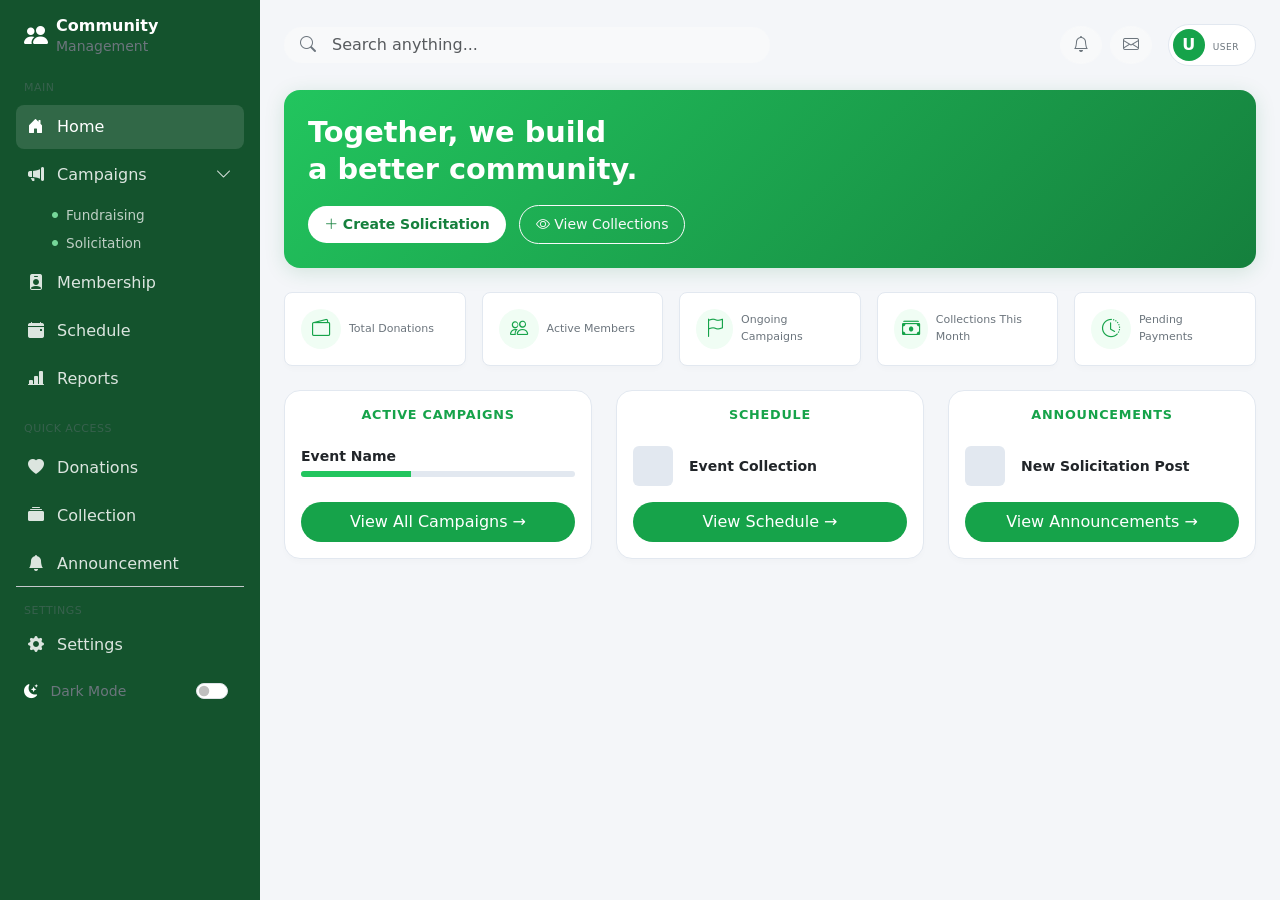
<file: index.html>
<!DOCTYPE html>
<html lang="en">
<head>
    <meta charset="UTF-8">
    <meta name="viewport" content="width=device-width, initial-scale=1.0">
    <title>Community Management Dashboard</title>
    <link href="https://cdn.jsdelivr.net/npm/bootstrap@5.3.0/dist/css/bootstrap.min.css" rel="stylesheet">
    <link href="https://cdn.jsdelivr.net/npm/bootstrap-icons@1.11.0/font/bootstrap-icons.css" rel="stylesheet">
    <link rel="stylesheet" href="style.css">
</head>
<body>

    <div class="d-flex">
        <aside class="sidebar p-3 text-white">
            <div class="sidebar-logo d-flex align-items-center mb-4 px-2">
                <i class="bi bi-people-fill me-2 fs-4"></i>
                <span class="fw-bold lh-sm">Community <br><small class="fw-normal text-white-50">Management</small></span>
            </div>
            
            <nav class="nav flex-column gap-1">
                <span class="text-uppercase text-white-50 small px-2 mb-1 sidebar-section-header">Main</span>
                <a class="nav-link active" href="#"><i class="bi bi-house-door-fill me-2"></i> Home</a>
                
                <a class="nav-link d-flex justify-content-between align-items-center" href="#campaignsSubmenu" data-bs-toggle="collapse" role="button" aria-expanded="false" aria-controls="campaignsSubmenu">
                    <span><i class="bi bi-megaphone-fill me-2"></i> Campaigns</span>
                    <i class="bi bi-chevron-down submenu-chevron"></i>
                </a>
                <div class="collapse show nav-submenu flex-column ps-4 gap-1" id="campaignsSubmenu">
                    <a class="nav-link d-flex align-items-center text-white" href="fundraising.html">
                        <i class="bi bi-circle-fill me-2 sub-menu-dot"></i> Fundraising
                    </a>
                    <a class="nav-link d-flex align-items-center text-white" href="solicitations.html">
                        <i class="bi bi-circle-fill me-2 sub-menu-dot"></i> Solicitation
                    </a>
                </div>

                <a class="nav-link" href="membership.html"><i class="bi bi-person-badge-fill me-2"></i> Membership</a>
                <a class="nav-link" href="#scheduleModal" data-bs-toggle="modal"><i class="bi bi-calendar-event-fill me-2"></i> Schedule</a>
                <a class="nav-link" href="reports.html"><i class="bi bi-bar-chart-line-fill me-2"></i> Reports</a>
                
                <span class="text-uppercase text-white-50 small px-2 mt-3 mb-1 sidebar-section-header">Quick Access</span>
                <a class="nav-link" href="donations.html"><i class="bi bi-heart-fill me-2"></i> Donations</a>
                <a class="nav-link" href="collections.html"><i class="bi bi-collection-fill me-2"></i> Collection</a>
                <a class="nav-link" href="announcement.html"><i class="bi bi-bell-fill me-2"></i> Announcement</a>
            </nav>
            <div class="sidebar-footer pt-3 border-top border-secondary-subtle">
                <span class="text-uppercase text-white-50 small px-2 mb-1 d-block sidebar-section-header">Settings</span>
                
                <a class="nav-link mb-2" href="#"><i class="bi bi-gear-fill me-2"></i> Settings</a>
                
                <div class="d-flex align-items-center justify-content-between px-2 py-1 text-white-50 rounded">
                    <span class="small"><i class="bi bi-moon-stars-fill me-2 text-white"></i> Dark Mode</span>
                    <div class="form-check form-switch mb-0">
                        <input class="form-check-input" type="checkbox" role="switch" id="darkModeToggle">
                    </div>
                </div>
            </div>
        </aside>

        <main class="main-content flex-grow-1 p-4">
            
            <header class="d-flex justify-content-between align-items-center mb-4">
                <div class="search-bar position-relative w-50">
                    <i class="bi bi-search position-absolute top-50 start-0 translate-middle-y ms-3 text-muted"></i>
                    <input type="text" class="form-control ps-5 rounded-pill bg-light border-0" placeholder="Search anything...">
                </div>
                <div class="d-flex align-items-center gap-2">
                    <button class="btn btn-light rounded-circle text-muted position-relative">
                        <i class="bi bi-bell"></i>
                        <span id="bell-badge-count" class="position-absolute top-0 start-100 translate-middle badge rounded-pill bg-danger d-none">0</span>
                    </button>
                    
                    <button class="btn btn-light rounded-circle text-muted position-relative me-2">
                        <i class="bi bi-envelope"></i>
                        <span id="envelope-badge-count" class="position-absolute top-0 start-100 translate-middle badge rounded-pill bg-danger d-none">0</span>
                    </button>
                    
                    <a href="user-dashboard.html" class="user-profile-link text-decoration-none">
                        <div class="user-profile d-flex align-items-center bg-light p-1 pe-3 rounded-pill">
                            <div id="user-avatar-initial" class="user-avatar text-white rounded-circle d-flex align-items-center justify-content-center me-2 fw-bold">U</div>
                            <div>
                                <div id="user-display-name" class="fw-bold lh-1 small text-dark"></div>
                                <small id="user-display-role" class="text-muted text-uppercase user-role-text">User</small>
                            </div>
                        </div>
                    </a>
                </div>
            </header>

            <section class="hero-banner text-white p-4 rounded-4 mb-4 position-relative">
                <div class="col-md-7 position-relative z-1">
                    <h2 class="fw-bold mb-3 display-6 hero-heading">Together, we build <br>a better community.</h2>
                    <a href="create_solicitation.html" class="btn btn-action-light fw-bold me-2 btn-sm rounded-pill px-3 py-2 text-decoration-none inline-flex align-items-center">
                        <i class="bi bi-plus-lg"></i> Create Solicitation
                    </a>
                    <a href="collections.html" class="btn btn-outline-light btn-sm rounded-pill px-3 py-2 text-decoration-none inline-flex align-items-center">
                        <i class="bi bi-eye"></i> View Collections
                    </a>
                </div>
            </section>

            <section class="row row-cols-1 row-cols-sm-2 row-cols-md-3 row-cols-lg-5 g-3 mb-4">
                <div class="col">
                    <div class="card stat-card p-3 border-0 rounded-3">
                        <div class="d-flex align-items-center gap-2">
                            <div class="stat-icon rounded-circle"><i class="bi bi-wallet2"></i></div>
                            <div>
                                <small class="text-muted d-block stat-label">Total Donations</small>
                                <span id="total-donations" class="fw-bold text-dark"></span>
                            </div>
                        </div>
                    </div>
                </div>
                <div class="col">
                    <div class="card stat-card p-3 border-0 rounded-3">
                        <div class="d-flex align-items-center gap-2">
                            <div class="stat-icon rounded-circle"><i class="bi bi-people"></i></div>
                            <div>
                                <small class="text-muted d-block stat-label">Active Members</small>
                                <span id="active-members" class="fw-bold text-dark"></span>
                            </div>
                        </div>
                    </div>
                </div>
                <div class="col">
                    <div class="card stat-card p-3 border-0 rounded-3">
                        <div class="d-flex align-items-center gap-2">
                            <div class="stat-icon rounded-circle"><i class="bi bi-flag"></i></div>
                            <div>
                                <small class="text-muted d-block stat-label">Ongoing Campaigns</small>
                                <span id="ongoing-campaign" class="fw-bold text-dark"></span>
                            </div>
                        </div>
                    </div>
                </div>
                <div class="col">
                    <div class="card stat-card p-3 border-0 rounded-3">
                        <div class="d-flex align-items-center gap-2">
                            <div class="stat-icon rounded-circle"><i class="bi bi-cash-stack"></i></div>
                            <div>
                                <small class="text-muted d-block stat-label">Collections This Month</small>
                                <span id="collections" class="fw-bold text-dark"></span>
                            </div>
                        </div>
                    </div>
                </div>
                <div class="col">
                    <div class="card stat-card p-3 border-0 rounded-3">
                        <div class="d-flex align-items-center gap-2">
                            <div class="stat-icon rounded-circle"><i class="bi bi-clock-history"></i></div>
                            <div>
                                <small class="text-muted d-block stat-label">Pending Payments</small>
                                <span id="pending" class="fw-bold text-dark"></span>
                            </div>
                        </div>
                    </div>
                </div>
            </section>

            <section class="row g-4">
                <div class="col-lg-4">
                    <div class="card data-card border-0 p-3 rounded-4 h-100">
                        <h6 class="card-section-title fw-bold text-center mb-4">ACTIVE CAMPAIGNS</h6>
                        <div class="mb-3">
                            <div class="d-flex justify-content-between small fw-bold mb-1">
                                <span class="text-secondary">Event Name</span>
                                <span class="brand-text-color"></span>
                            </div>
                            <div class="progress" style="height: 6px;">
                                <div class="progress-bar" role="progressbar" style="width: 40%;" aria-valuenow="40" aria-valuemin="0" aria-valuemax="100"></div>
                            </div>
                        </div>
                        <a href="fundraising.html" class="btn btn-brand mt-auto w-100 rounded-pill py-2 text-decoration-none d-flex align-items-center justify-content-center">
                            View All Campaigns &rarr;
                        </a>
                    </div>
                </div>

                <div class="col-lg-4">
                    <div class="card data-card border-0 p-3 rounded-4 h-100">
                        <h6 class="card-section-title fw-bold text-center mb-4">SCHEDULE</h6>
                        <div class="d-flex gap-3 mb-3 align-items-center">
                            <div class="placeholder-box rounded"></div>
                            <div>
                                <div class="fw-bold small text-dark">Event Collection</div>
                                <small class="text-muted d-block"></small>
                            </div>
                        </div>
                        <button type="button" class="btn btn-brand mt-auto w-100 rounded-pill py-2" data-bs-toggle="modal" data-bs-target="#scheduleModal">
                            View Schedule &rarr;
                        </button>
                    </div>
                </div>

                <div class="col-lg-4">
                    <div class="card data-card border-0 p-3 rounded-4 h-100">
                        <h6 class="card-section-title fw-bold text-center mb-4">ANNOUNCEMENTS</h6>
                        <div class="d-flex gap-3 mb-3 align-items-center">
                            <div class="placeholder-box rounded"></div>
                            <div>
                                <div class="fw-bold small text-dark">New Solicitation Post</div>
                                <p class="text-muted mb-0 small"></p>
                            </div>
                        </div>
                        <a href="announcement.html" class="btn btn-brand mt-auto w-100 rounded-pill py-2 text-decoration-none d-flex align-items-center justify-content-center">
                            View Announcements &rarr;
                        </a>
                    </div>
                </div>
            </section>

        </main>
    </div>

    <div class="modal fade" id="scheduleModal" tabindex="-1" aria-labelledby="scheduleModalLabel" aria-hidden="true">
        <div class="modal-dialog modal-dialog-centered">
            <div class="modal-content border-0 rounded-4 p-3 shadow bg-white">
                <div class="modal-header border-0 justify-content-center pt-2 pb-0">
                    <h5 class="modal-title fw-bold text-success text-center modal-custom-title" id="scheduleModalLabel">SCHEDULE</h5>
                </div>
                <div class="modal-body py-4 modal-custom-body" id="scheduleItemsContainer">
                    </div>
                <div class="modal-footer border-0 p-0">
                    <button type="button" class="btn text-white w-100 py-2 rounded-3 fw-bold modal-close-btn" data-bs-dismiss="modal">CLOSE SCHEDULE</button>
                </div>
            </div>
        </div>
    </div>

    <script src="https://cdn.jsdelivr.net/npm/bootstrap@5.3.0/dist/js/bootstrap.bundle.min.js"></script>

    <script>
        const darkModeToggle = document.getElementById('darkModeToggle');

        function setTheme(theme) {
            if (theme === 'dark') {
                document.documentElement.setAttribute('data-bs-theme', 'dark');
                darkModeToggle.checked = true;
                localStorage.setItem('theme', 'dark');
            } else {
                document.documentElement.setAttribute('data-bs-theme', 'light');
                darkModeToggle.checked = false;
                localStorage.setItem('theme', 'light');
            }
        }

        if (localStorage.getItem('theme') === 'dark') {
            setTheme('dark');
        } else {
            setTheme('light');
        }

        darkModeToggle.addEventListener('change', () => {
            darkModeToggle.checked ? setTheme('dark') : setTheme('light');
        });
    </script>
</body>
</html>
</file>
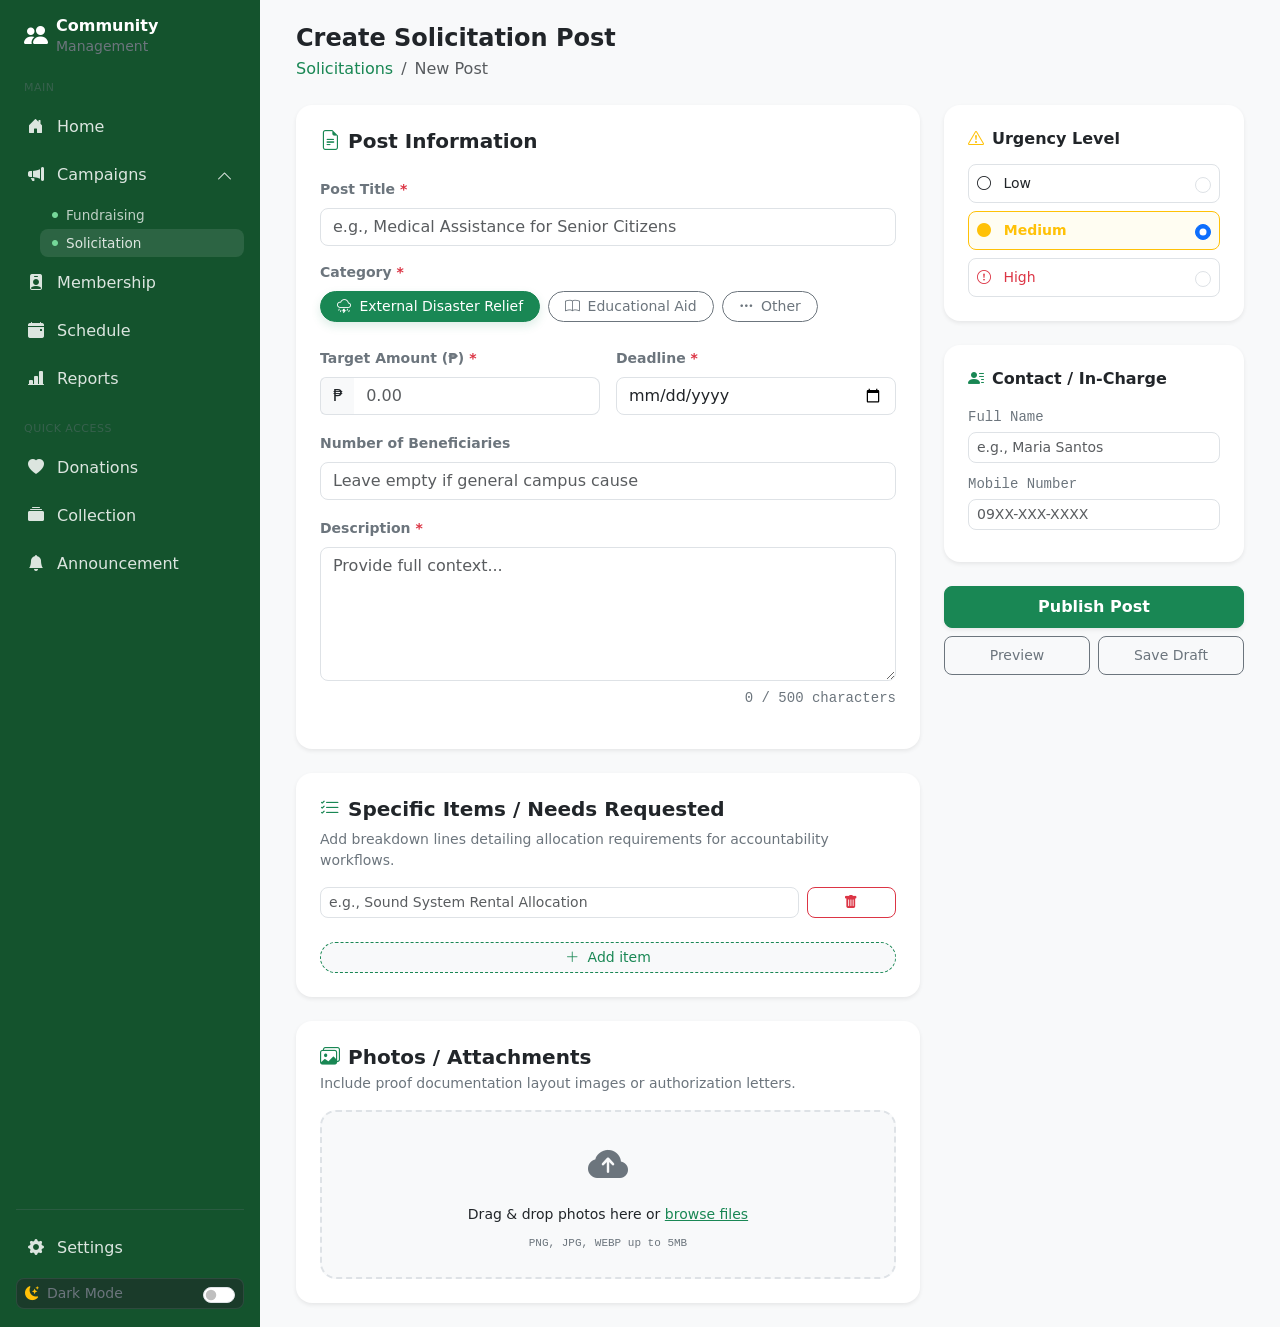
<file: create_solicitation.html>
<!DOCTYPE html>
<html lang="en">
<head>
    <meta charset="UTF-8">
    <meta name="viewport" content="width=device-width, initial-scale=1.0">
    <title>Community Management - Create Solicitation</title>
    <link href="https://cdn.jsdelivr.net/npm/bootstrap@5.3.0/dist/css/bootstrap.min.css" rel="stylesheet">
    <link href="https://cdn.jsdelivr.net/npm/bootstrap-icons@1.11.0/font/bootstrap-icons.css" rel="stylesheet">
    <link rel="stylesheet" href="style.css">
</head>
<body>

    <div class="d-flex">
        <aside class="sidebar p-3 text-white">
            <div class="sidebar-logo d-flex align-items-center mb-4 px-2">
                <i class="bi bi-people-fill me-2 fs-4"></i>
                <span class="fw-bold lh-sm">Community <br><small class="fw-normal text-white-50">Management</small></span>
            </div>
            
            <nav class="nav flex-column gap-1 flex-grow-1">
                <span class="text-uppercase text-white-50 small px-2 mb-1 sidebar-section-header">Main</span>
                <a class="nav-link" href="index.html"><i class="bi bi-house-door-fill me-2"></i> Home</a>
                
                <a class="nav-link d-flex justify-content-between align-items-center" href="#campaignsSubmenu" data-bs-toggle="collapse" role="button" aria-expanded="true" aria-controls="campaignsSubmenu">
                    <span><i class="bi bi-megaphone-fill me-2"></i> Campaigns</span>
                    <i class="bi bi-chevron-down submenu-chevron"></i>
                </a>
                <div class="collapse show nav-submenu flex-column ps-4 gap-1" id="campaignsSubmenu">
                    <a class="nav-link d-flex align-items-center text-white" href="fundraising.html">
                        <i class="bi bi-circle-fill me-2 sub-menu-dot"></i> Fundraising
                    </a>
                    <a class="nav-link active d-flex align-items-center text-white" href="solicitations.html">
                        <i class="bi bi-circle-fill me-2 sub-menu-dot"></i> Solicitation
                    </a>
                </div>

                <a class="nav-link" href="membership.html"><i class="bi bi-person-badge-fill me-2"></i> Membership</a>
                <a class="nav-link" href="#scheduleModal" data-bs-toggle="modal"><i class="bi bi-calendar-event-fill me-2"></i> Schedule</a>
                <a class="nav-link" href="reports.html"><i class="bi bi-bar-chart-line-fill me-2"></i> Reports</a>
                
                <span class="text-uppercase text-white-50 small px-2 mt-3 mb-1 sidebar-section-header">Quick Access</span>
                <a class="nav-link" href="donations.html"><i class="bi bi-heart-fill me-2"></i> Donations</a>
                <a class="nav-link" href="collections.html"><i class="bi bi-collection-fill me-2"></i> Collection</a>
                <a class="nav-link" href="announcement.html"><i class="bi bi-bell-fill me-2"></i> Announcement</a>
            </nav>

            <div class="sidebar-footer mt-auto pt-3 border-top border-secondary border-opacity-25">
                <a class="nav-link mb-2 text-white-50" href="settings.html"><i class="bi bi-gear-fill me-2"></i> Settings</a>
                <div class="form-check form-switch d-flex align-items-center justify-content-between ps-2 py-1 bg-dark bg-opacity-50 rounded-3 border border-secondary border-opacity-25 px-2">
                    <label class="form-check-label small text-white-50 cursor-pointer" for="darkModeSwitch"><i class="bi bi-moon-stars-fill me-2 text-warning"></i>Dark Mode</label>
                    <input class="form-check-input ms-0 cursor-pointer" type="checkbox" role="switch" id="darkModeSwitch">
                </div>
            </div>
        </aside>

        <main class="main-content flex-grow-1 p-4 main-workspace-bg">
            <div class="container-fluid">
                
                <div class="d-flex justify-content-between align-items-center mb-4">
                    <div>
                        <h4 class="fw-bold mb-1 dynamic-text-main">Create Solicitation Post</h4>
                        <nav aria-label="breadcrumb">
                            <ol class="breadcrumb mb-0 small">
                                <li class="breadcrumb-item"><a href="solicitations.html" class="text-decoration-none text-success">Solicitations</a></li>
                                <li class="breadcrumb-item active dynamic-text-muted" aria-current="page">New Post</li>
                            </ol>
                        </nav>
                    </div>
                </div>

                <form id="form-create-solicitation" method="POST" enctype="multipart/form-data">
                    <div class="row g-4">
                        
                        <div class="col-lg-8">
                            <div class="card border-0 p-4 rounded-4 shadow-sm mb-4 dynamic-card-bg">
                                <h5 class="fw-bold mb-4 dynamic-text-main"><i class="bi bi-file-earmark-text me-2 text-success"></i>Post Information</h5>
                                
                                <div class="mb-3">
                                    <label for="input-post-title" class="form-label small fw-semibold dynamic-text-muted">Post Title <span class="text-danger">*</span></label>
                                    <input type="text" class="form-control rounded-3 dynamic-input-bg" id="input-post-title" name="post_title" placeholder="e.g., Medical Assistance for Senior Citizens" required>
                                </div>

                                <div class="mb-4">
                                    <label class="form-label small fw-semibold dynamic-text-muted d-block">Category <span class="text-danger">*</span></label>
                                    <div class="d-flex flex-wrap gap-2" id="category-toggle-group" role="group" aria-label="Category Selection">
                                        <input type="radio" class="btn-check" name="solicitation_category" id="cat-disaster" value="Disaster Relief" checked>
                                        <label class="btn btn-outline-secondary rounded-pill px-3 btn-sm dynamic-outline-btn" for="cat-disaster"><i class="bi bi-cloud-lightning-rain me-1"></i> External Disaster Relief</label>

                                        <input type="radio" class="btn-check" name="solicitation_category" id="cat-educational" value="Educational Aid">
                                        <label class="btn btn-outline-secondary rounded-pill px-3 btn-sm dynamic-outline-btn" for="cat-educational"><i class="bi bi-book me-1"></i> Educational Aid</label>

                                        <input type="radio" class="btn-check" name="solicitation_category" id="cat-other" value="Other">
                                        <label class="btn btn-outline-secondary rounded-pill px-3 btn-sm dynamic-outline-btn" for="cat-other"><i class="bi bi-three-dots me-1"></i> Other</label>
                                    </div>
                                </div>

                                <div class="mb-3 d-none" id="container-custom-category">
                                    <label for="input-custom-category" class="form-label small fw-semibold dynamic-text-muted">Specify Custom Event/Purpose <span class="text-danger">*</span></label>
                                    <input type="text" class="form-control rounded-3 dynamic-input-bg" id="input-custom-category" name="custom_category_title" placeholder="e.g., CS Org Acquaintance Night Gathering">
                                </div>

                                <div class="row g-3 mb-3">
                                    <div class="col-md-6">
                                        <label for="input-target-amount" class="form-label small fw-semibold dynamic-text-muted">Target Amount (₱) <span class="text-danger">*</span></label>
                                        <div class="input-group">
                                            <span class="input-group-text dynamic-input-addon border-end-0">₱</span>
                                            <input type="number" class="form-control border-start-0 rounded-end-3 dynamic-input-bg" id="input-target-amount" name="target_amount" min="1" placeholder="0.00" required>
                                        </div>
                                    </div>
                                    <div class="col-md-6">
                                        <label for="input-deadline" class="form-label small fw-semibold dynamic-text-muted">Deadline <span class="text-danger">*</span></label>
                                        <input type="date" class="form-control rounded-3 dynamic-input-bg" id="input-deadline" name="campaign_deadline" required>
                                    </div>
                                </div>

                                <div class="mb-3">
                                    <label for="input-beneficiary-count" class="form-label small fw-semibold dynamic-text-muted">Number of Beneficiaries</label>
                                    <input type="number" class="form-control rounded-3 dynamic-input-bg" id="input-beneficiary-count" name="beneficiary_count" min="1" placeholder="Leave empty if general campus cause">
                                </div>

                                <div class="mb-3">
                                    <label for="textarea-description" class="form-label small fw-semibold dynamic-text-muted">Description <span class="text-danger">*</span></label>
                                    <textarea class="form-control rounded-3 dynamic-input-bg" id="textarea-description" name="post_description" rows="5" maxlength="500" placeholder="Provide full context..." required></textarea>
                                    <div class="text-end mt-1"><small class="dynamic-text-muted font-monospace id-character-counter">0 / 500 characters</small></div>
                                </div>
                            </div>

                            <div class="card border-0 p-4 rounded-4 shadow-sm mb-4 dynamic-card-bg">
                                <h5 class="fw-bold mb-2 dynamic-text-main"><i class="bi bi-list-check me-2 text-success"></i>Specific Items / Needs Requested</h5>
                                <p class="dynamic-text-muted small mb-3">Add breakdown lines detailing allocation requirements for accountability workflows.</p>
                                
                                <div id="container-dynamic-allocation-rows" class="mb-3">
                                    <div class="row g-2 align-items-center allocation-item-row mb-2">
                                        <div class="col-10">
                                            <input type="text" class="form-control form-control-sm rounded-3 dynamic-input-bg" name="allocation_items[]" placeholder="e.g., Sound System Rental Allocation">
                                        </div>
                                        <div class="col-2">
                                            <button type="button" class="btn btn-outline-danger btn-sm w-100 rounded-3"><i class="bi bi-trash-fill"></i></button>
                                        </div>
                                    </div>
                                </div>
                                <button type="button" id="btn-add-allocation-row" class="btn btn-sm btn-action-add-item rounded-pill"><i class="bi bi-plus-lg me-1"></i> Add item</button>
                            </div>

                            <div class="card border-0 p-4 rounded-4 shadow-sm dynamic-card-bg">
                                <h5 class="fw-bold mb-1 dynamic-text-main"><i class="bi bi-images me-2 text-success"></i>Photos / Attachments</h5>
                                <p class="dynamic-text-muted small mb-3">Include proof documentation layout images or authorization letters.</p>
                                
                                <div class="border border-2 border-dashed rounded-4 p-4 text-center dynamic-upload-zone position-relative" id="drop-zone-container">
                                    <i class="bi bi-cloud-arrow-up-fill fs-1 dynamic-text-muted d-block mb-2"></i>
                                    <span class="small d-block dynamic-text-main mb-1">Drag & drop photos here or <span class="text-success text-decoration-underline rounded" style="cursor: pointer;">browse files</span></span>
                                    <span class="dynamic-text-muted font-monospace" style="font-size: 11px;">PNG, JPG, WEBP up to 5MB</span>
                                    <input type="file" id="input-file-attachments" name="attachments[]" class="position-absolute top-0 start-0 opacity-0 w-100 h-100" style="cursor: pointer;" multiple accept="image/*">
                                </div>
                            </div>
                        </div>

                        <div class="col-lg-4">
                            <div class="card border-0 p-4 rounded-4 shadow-sm mb-4 dynamic-card-bg">
                                <h6 class="fw-bold dynamic-text-main mb-3"><i class="bi bi-exclamation-triangle me-2 text-warning"></i>Urgency Level</h6>
                                <div class="d-flex flex-column gap-2" id="urgency-radio-group">
                                    <label class="border p-2 rounded-3 d-flex align-items-center justify-content-between btn-urgency-wrapper text-secondary animate-label" style="cursor: pointer;">
                                        <span class="small"><i class="bi bi-circle me-2"></i> Low</span>
                                        <input type="radio" class="form-check-input" name="urgency_level" value="Low" id="urgency-low">
                                    </label>
                                    <label class="border p-2 rounded-3 d-flex align-items-center justify-content-between btn-urgency-wrapper text-warning animate-label" style="cursor: pointer;">
                                        <span class="small fw-semibold"><i class="bi bi-circle-fill me-2"></i> Medium</span>
                                        <input type="radio" class="form-check-input" name="urgency_level" value="Medium" id="urgency-medium" checked>
                                    </label>
                                    <label class="border p-2 rounded-3 d-flex align-items-center justify-content-between btn-urgency-wrapper text-danger" style="cursor: pointer;">
                                        <span class="small"><i class="bi bi-exclamation-circle me-2"></i> High</span>
                                        <input type="radio" class="form-check-input" name="urgency_level" value="High" id="urgency-high">
                                    </label>
                                </div>
                            </div>

                            <div class="card border-0 p-4 rounded-4 shadow-sm mb-4 dynamic-card-bg">
                                <h6 class="fw-bold dynamic-text-main mb-3"><i class="bi bi-person-lines-fill me-2 text-success"></i>Contact / In-Charge</h6>
                                <div class="mb-2">
                                    <label for="input-poc-name" class="form-label dynamic-text-muted small font-monospace mb-1">Full Name</label>
                                    <input type="text" class="form-control form-control-sm rounded-3 dynamic-input-bg" id="input-poc-name" name="poc_name" placeholder="e.g., Maria Santos">
                                </div>
                                <div class="mb-2">
                                    <label for="input-poc-phone" class="form-label dynamic-text-muted small font-monospace mb-1">Mobile Number</label>
                                    <input type="tel" class="form-control form-control-sm rounded-3 dynamic-input-bg" id="input-poc-phone" name="poc_phone" placeholder="09XX-XXX-XXXX">
                                </div>
                            </div>

                            <div class="d-flex flex-column gap-2">
                                <button type="submit" class="btn btn-success fw-bold py-2 rounded-3 w-100 shadow-sm">Publish Post</button>
                                <div class="row g-2">
                                    <div class="col-6"><button type="button" class="btn btn-outline-secondary btn-sm py-2 rounded-3 w-100 dynamic-outline-btn">Preview</button></div>
                                    <div class="col-6"><button type="button" class="btn btn-outline-secondary btn-sm py-2 rounded-3 w-100 dynamic-outline-btn">Save Draft</button></div>
                                </div>
                            </div>
                        </div>
                    </div>
                </form>

            </div>
        </main>
    </div>

    <script src="https://cdn.jsdelivr.net/npm/bootstrap@5.3.0/dist/js/bootstrap.bundle.min.js"></script>
    <script>
        // Category Selection Mechanics Controller
        const categoryGroup = document.getElementById('category-toggle-group');
        const customCatContainer = document.getElementById('container-custom-category');
        
        categoryGroup.addEventListener('change', (e) => {
            if(e.target.id === 'cat-other') {
                customCatContainer.classList.remove('d-none');
                document.getElementById('input-custom-category').setAttribute('required', 'required');
            } else {
                customCatContainer.classList.add('d-none');
                document.getElementById('input-custom-category').removeAttribute('required');
            }
        });

        // Global Core Dark Mode Toggle Script Sync Framework Logic Interceptions
        const darkModeSwitch = document.getElementById('darkModeSwitch');
        
        if (localStorage.getItem('theme') === 'dark') {
            document.body.classList.add('dark-mode');
            darkModeSwitch.checked = true;
        }

        darkModeSwitch.addEventListener('change', () => {
            if (darkModeSwitch.checked) {
                document.body.classList.add('dark-mode');
                localStorage.setItem('theme', 'dark');
            } else {
                document.body.classList.remove('dark-mode');
                localStorage.setItem('theme', 'light');
            }
        });
    </script>
</body>
</html>
</file>
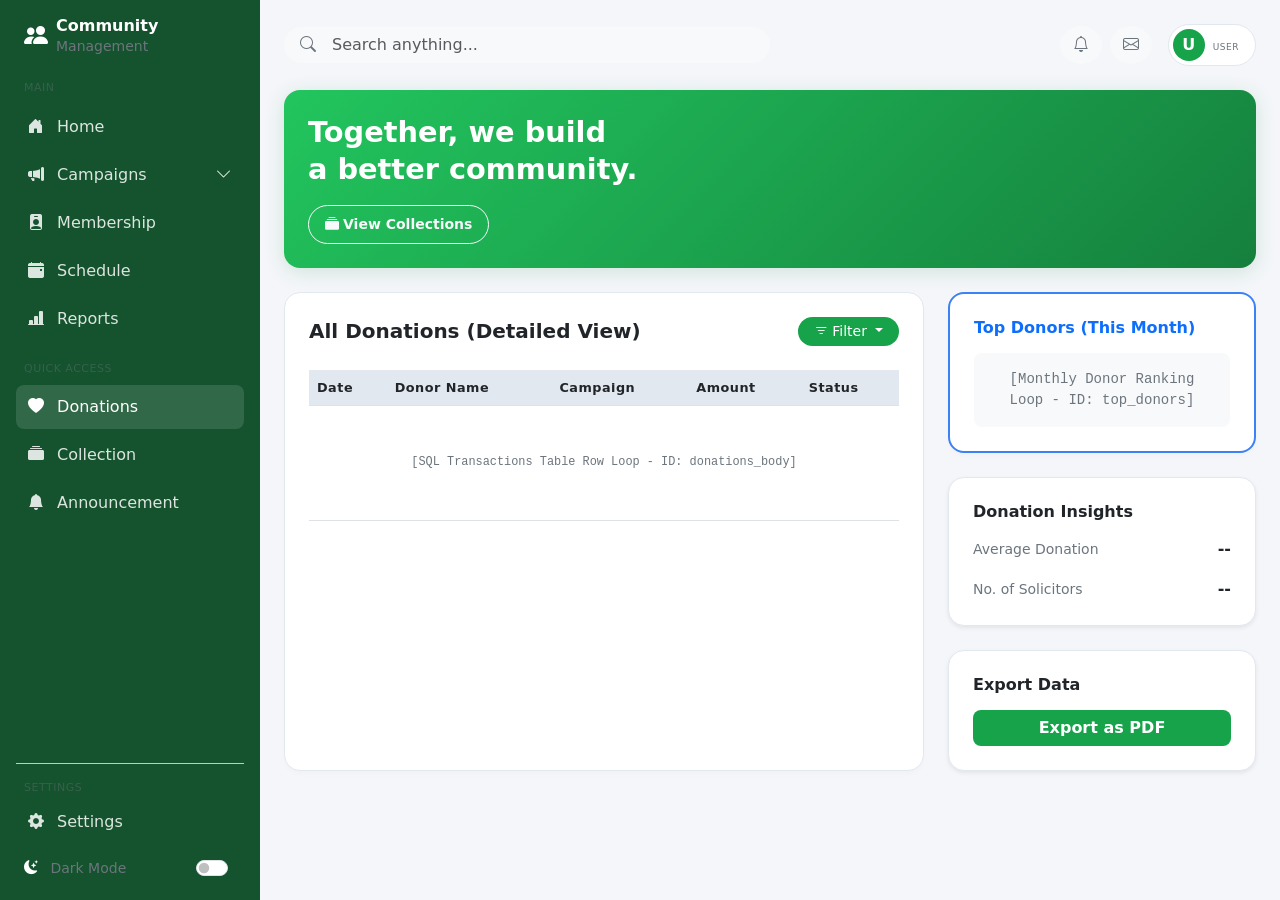
<file: donations.html>
<!DOCTYPE html>
<html lang="en">
<head>
    <meta charset="UTF-8">
    <meta name="viewport" content="width=device-width, initial-scale=1.0">
    <title>Community Management - All Donations</title>
    <link href="https://cdn.jsdelivr.net/npm/bootstrap@5.3.0/dist/css/bootstrap.min.css" rel="stylesheet">
    <link href="https://cdn.jsdelivr.net/npm/bootstrap-icons@1.11.0/font/bootstrap-icons.css" rel="stylesheet">
    <link rel="stylesheet" href="style.css">
</head>
<body>

    <div class="d-flex">
        <aside class="sidebar p-3 text-white">
            <div class="sidebar-logo d-flex align-items-center mb-4 px-2">
                <i class="bi bi-people-fill me-2 fs-4"></i>
                <span class="fw-bold lh-sm">Community <br><small class="fw-normal text-white-50">Management</small></span>
            </div>
            
            <nav class="nav flex-column gap-1">
                <span class="text-uppercase text-white-50 small px-2 mb-1 sidebar-section-header">Main</span>
                <a class="nav-link" href="index.html"><i class="bi bi-house-door-fill me-2"></i> Home</a>
                
                <a class="nav-link d-flex justify-content-between align-items-center" href="#campaignsSubmenu" data-bs-toggle="collapse" role="button" aria-expanded="false" aria-controls="campaignsSubmenu">
                    <span><i class="bi bi-megaphone-fill me-2"></i> Campaigns</span>
                    <i class="bi bi-chevron-down submenu-chevron"></i>
                </a>
                <div class="collapse nav-submenu flex-column ps-4 gap-1" id="campaignsSubmenu">
                    <a class="nav-link d-flex align-items-center text-white" href="fundraising.html">
                        <i class="bi bi-circle-fill me-2 sub-menu-dot"></i> Fundraising
                    </a>
                    <a class="nav-link d-flex align-items-center text-white" href="solicitations.html">
                        <i class="bi bi-circle-fill me-2 sub-menu-dot"></i> Solicitation
                    </a>
                </div>

                <a class="nav-link" href="membership.html"><i class="bi bi-person-badge-fill me-2"></i> Membership</a>
                <a class="nav-link" href="#scheduleModal" data-bs-toggle="modal"><i class="bi bi-calendar-event-fill me-2"></i> Schedule</a>
                <a class="nav-link" href="reports.html"><i class="bi bi-bar-chart-line-fill me-2"></i> Reports</a>
                
                <span class="text-uppercase text-white-50 small px-2 mt-3 mb-1 sidebar-section-header">Quick Access</span>
                <a class="nav-link active" href="donations.html"><i class="bi bi-heart-fill me-2"></i> Donations</a>
                <a class="nav-link" href="collections.html"><i class="bi bi-collection-fill me-2"></i> Collection</a>
                <a class="nav-link" href="announcement.html"><i class="bi bi-bell-fill me-2"></i> Announcement</a>
            </nav>
            
            <div class="sidebar-footer pt-3 mt-auto border-top border-secondary-subtle">
                <span class="text-uppercase text-white-50 small px-2 mb-1 d-block sidebar-section-header">Settings</span>
                <a class="nav-link mb-2" href="#"><i class="bi bi-gear-fill me-2"></i> Settings</a>
                
                <div class="d-flex align-items-center justify-content-between px-2 py-1 text-white-50 rounded">
                    <span class="small"><i class="bi bi-moon-stars-fill me-2 text-white"></i> Dark Mode</span>
                    <div class="form-check form-switch mb-0">
                        <input class="form-check-input" type="checkbox" role="switch" id="darkModeToggle">
                    </div>
                </div>
            </div>
        </aside>

        <main class="main-content flex-grow-1 p-4">
            
            <header class="d-flex justify-content-between align-items-center mb-4">
                <div class="search-bar position-relative w-50">
                    <i class="bi bi-search position-absolute top-50 start-0 translate-middle-y ms-3 text-muted"></i>
                    <input type="text" class="form-control ps-5 rounded-pill bg-light border-0" placeholder="Search anything...">
                </div>
                <div class="d-flex align-items-center gap-2">
                    <button class="btn btn-light rounded-circle text-muted position-relative">
                        <i class="bi bi-bell"></i>
                    </button>
                    <button class="btn btn-light rounded-circle text-muted position-relative me-2">
                        <i class="bi bi-envelope"></i>
                    </button>
                    
                    <div class="user-profile d-flex align-items-center bg-light p-1 pe-3 rounded-pill">
                        <div id="user-avatar-initial" class="user-avatar text-white rounded-circle d-flex align-items-center justify-content-center me-2 fw-bold">U</div>
                        <div>
                            <div id="user-display-name" class="fw-bold lh-1 small text-dark"></div>
                            <small id="user-display-role" class="text-muted text-uppercase user-role-text">User</small>
                        </div>
                    </div>
                </div>
            </header>

            <section class="hero-banner p-4 rounded-4 mb-4 text-white d-flex justify-content-between align-items-center">
                <div>
                    <h3 class="fw-bold mb-2 hero-heading">Together, we build<br>a better community.</h3>
                    <div class="d-flex gap-2 mt-3">
                        <a href="collections.html" id="btn-donations-view-collections" class="btn btn-outline-light fw-bold btn-sm rounded-pill px-3 py-2 text-decoration-none d-inline-flex align-items-center">
                            <i class="bi bi-collection-fill me-1"></i> View Collections
                        </a>
                    </div>
                </div>
            </section>

            <div class="row g-4">
                
                <div class="col-xl-8 col-lg-12">
                    <div class="card data-card border-0 p-4 rounded-4 h-100">
                        <div class="d-flex justify-content-between align-items-center mb-4">
                            <h5 class="fw-bold text-dark mb-0">All Donations (Detailed View)</h5>
                            
                            <div class="dropdown">
                                <button id="btn-filter-donations-table" class="btn btn-brand btn-sm rounded-pill px-3 py-1.5 dropdown-toggle" type="button" data-bs-toggle="dropdown" aria-expanded="false">
                                    <i class="bi bi-filter"></i> Filter
                                </button>
                                <ul class="dropdown-menu dropdown-menu-end rounded-3 shadow border-0 mt-2" aria-labelledby="btn-filter-donations-table">
                                    <li><span class="dropdown-header text-uppercase small fw-bold text-muted">Filter By Date</span></li>
                                    <li><a class="dropdown-item filter-opt small py-2 text-decoration-none d-block px-3" href="#" data-filter-type="date" data-filter-val="latest"><i class="bi bi-sort-numeric-down me-2"></i> Latest First</a></li>
                                    <li><a class="dropdown-item filter-opt small py-2 text-decoration-none d-block px-3" href="#" data-filter-type="date" data-filter-val="oldest"><i class="bi bi-sort-numeric-up me-2"></i> Oldest First</a></li>
                                    
                                    <li><hr class="dropdown-divider mx-2"></li>
                                    <li><span class="dropdown-header text-uppercase small fw-bold text-muted">Filter By Amount</span></li>
                                    <li><a class="dropdown-item filter-opt small py-2 text-decoration-none d-block px-3" href="#" data-filter-type="amount" data-filter-val="highest"><i class="bi bi-graph-up-arrow me-2"></i> Highest Amount</a></li>
                                    <li><a class="dropdown-item filter-opt small py-2 text-decoration-none d-block px-3" href="#" data-filter-type="amount" data-filter-val="lowest"><i class="bi bi-graph-down-arrow me-2"></i> Lowest Amount</a></li>
                                    
                                    <li><hr class="dropdown-divider mx-2"></li>
                                    <li><span class="dropdown-header text-uppercase small fw-bold text-muted">Filter By Status</span></li>
                                    <li><a class="dropdown-item filter-opt small py-2 text-decoration-none d-block px-3" href="#" data-filter-type="status" data-filter-val="completed"><i class="bi bi-check-circle-fill text-success me-2"></i> Completed Only</a></li>
                                    <li><a class="dropdown-item filter-opt small py-2 text-decoration-none d-block px-3" href="#" data-filter-type="status" data-filter-val="pending"><i class="bi bi-clock-history text-warning me-2"></i> Pending Only</a></li>
                                    
                                    <li><hr class="dropdown-divider mx-2"></li>
                                    <li><a class="dropdown-item filter-opt small py-2 text-danger fw-bold d-block px-3 text-decoration-none" href="#" data-filter-type="clear" data-filter-val="all"><i class="bi bi-arrow-counterclockwise me-2"></i> Clear Filters</a></li>
                                </ul>
                            </div>
                        </div>

                        <div class="table-responsive">
                            <table class="table table-hover table-donations mb-0">
                                <thead>
                                    <tr>
                                        <th scope="col">Date</th>
                                        <th scope="col">Donor Name</th>
                                        <th scope="col">Campaign</th>
                                        <th scope="col">Amount</th>
                                        <th scope="col">Status</th>
                                    </tr>
                                </thead>
                                <tbody id="donations_body">
                                    <tr>
                                        <td colspan="5" class="text-center py-5 text-muted small font-monospace">
                                            [SQL Transactions Table Row Loop - ID: donations_body]
                                        </td>
                                    </tr>
                                </tbody>
                            </table>
                        </div>
                    </div>
                </div>

                <div class="col-xl-4 col-lg-12">
                    <div class="row g-4">
                        
                        <div class="col-12">
                            <div class="card data-card border-0 p-4 rounded-4" style="border: 2px solid #3b82f6 !important;">
                                <h6 class="fw-bold text-primary mb-3">Top Donors (This Month)</h6>
                                
                                <div class="d-flex flex-column gap-2" id="top_donors">
                                    <div class="p-3 text-center text-muted small font-monospace bg-light rounded-3">
                                        [Monthly Donor Ranking Loop - ID: top_donors]
                                    </div>
                                </div>
                            </div>
                        </div>

                        <div class="col-12">
                            <div class="card data-card border-0 p-4 rounded-4 shadow-sm">
                                <h6 class="fw-bold text-dark mb-3">Donation Insights</h6>
                                
                                <div class="d-flex flex-column gap-3">
                                    <div class="d-flex justify-content-between align-items-center">
                                        <span class="text-muted small">Average Donation</span>
                                        <span id="insight-average-donation" class="fw-bold text-dark">--</span>
                                    </div>
                                    <div class="d-flex justify-content-between align-items-center">
                                        <span class="text-muted small">No. of Solicitors</span>
                                        <span id="insight-solicitors-count" class="fw-bold text-dark">--</span>
                                    </div>
                                </div>
                            </div>
                        </div>

                        <div class="col-12">
                            <div class="card data-card border-0 p-4 rounded-4 shadow-sm">
                                <h6 class="fw-bold text-dark mb-3">Export Data</h6>
                                <button id="btn-export-donations-pdf" class="btn btn-brand w-100 py-2.5 rounded-3 fw-bold">
                                    Export as PDF
                                </button>
                            </div>
                        </div>

                    </div>
                </div>

            </div>

        </main>
    </div>

    <div class="modal fade" id="scheduleModal" tabindex="-1" aria-hidden="true">
        <div class="modal-dialog modal-dialog-centered">
            <div class="modal-content border-0 rounded-4 p-3 shadow">
                <div class="modal-header border-0 justify-content-center pt-2 pb-0">
                    <h5 class="modal-title fw-bold text-success text-center modal-custom-title">SCHEDULE</h5>
                </div>
                <div class="modal-body py-4 modal-custom-body" id="scheduleItemsContainer">
                </div>
                <div class="modal-footer border-0 p-0">
                    <button type="button" class="btn text-white w-100 py-2 rounded-3 fw-bold modal-close-btn" data-bs-dismiss="modal">CLOSE SCHEDULE</button>
                </div>
            </div>
        </div>
    </div>

    <script src="https://cdn.jsdelivr.net/npm/bootstrap@5.3.0/dist/js/bootstrap.bundle.min.js"></script>

    <script>
        const darkModeToggle = document.getElementById('darkModeToggle');

        function setTheme(theme) {
            if (theme === 'dark') {
                document.documentElement.setAttribute('data-bs-theme', 'dark');
                darkModeToggle.checked = true;
                localStorage.setItem('theme', 'dark');
            } else {
                document.documentElement.setAttribute('data-bs-theme', 'light');
                darkModeToggle.checked = false;
                localStorage.setItem('theme', 'light');
            }
        }

        if (localStorage.getItem('theme') === 'dark') {
            setTheme('dark');
        } else {
            setTheme('light');
        }

        darkModeToggle.addEventListener('change', () => {
            darkModeToggle.checked ? setTheme('dark') : setTheme('light');
        });
    </script>
</body>
</html>
</file>
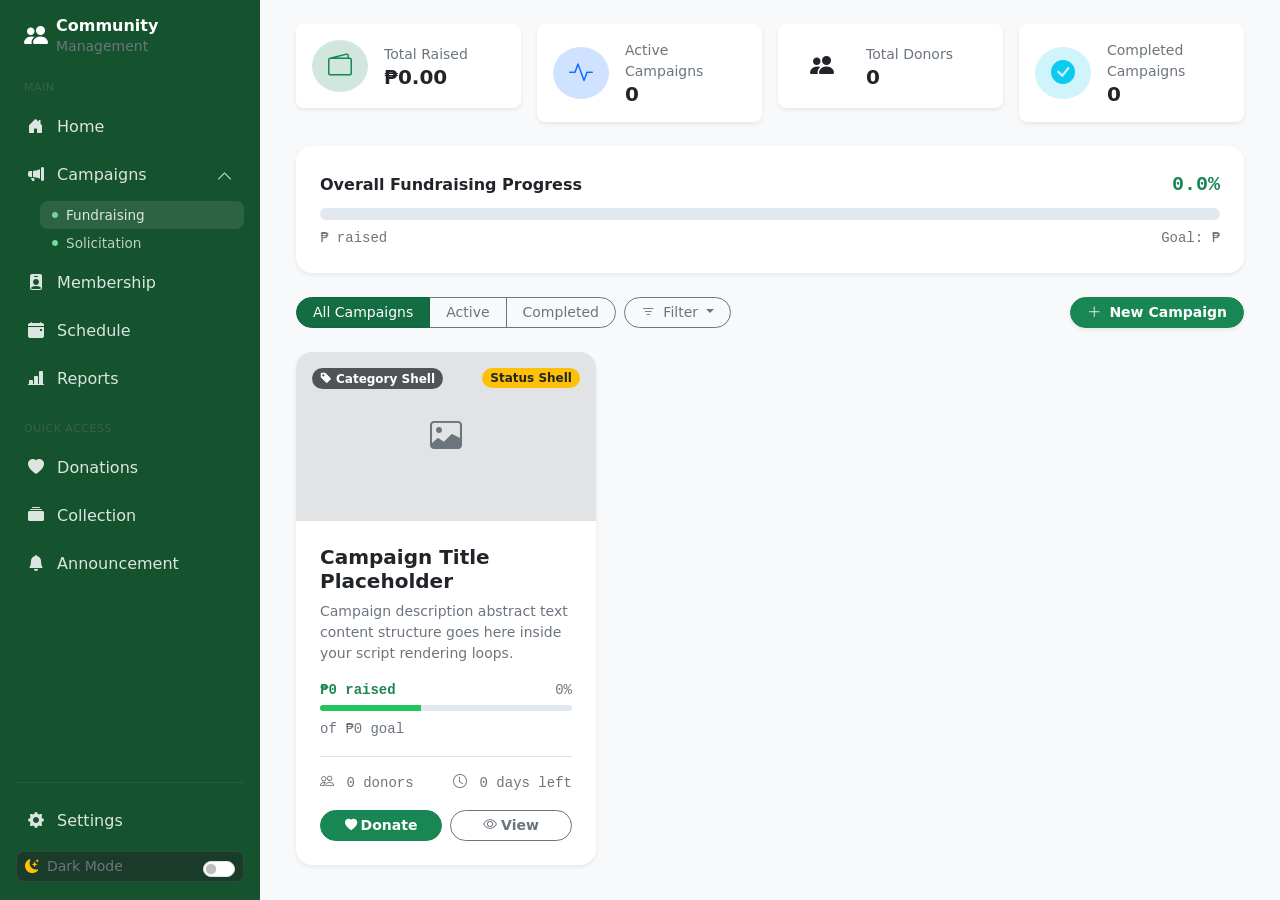
<file: fundraising.html>
<!DOCTYPE html>
<html lang="en">
<head>
    <meta charset="UTF-8">
    <meta name="viewport" content="width=device-width, initial-scale=1.0">
    <title>Community Management - Fundraising</title>
    <link href="https://cdn.jsdelivr.net/npm/bootstrap@5.3.0/dist/css/bootstrap.min.css" rel="stylesheet">
    <link href="https://cdn.jsdelivr.net/npm/bootstrap-icons@1.11.0/font/bootstrap-icons.css" rel="stylesheet">
    <link rel="stylesheet" href="style.css">
</head>
<body>

    <div class="d-flex">
        <aside class="sidebar p-3 text-white">
            <div class="sidebar-logo d-flex align-items-center mb-4 px-2">
                <i class="bi bi-people-fill me-2 fs-4"></i>
                <span class="fw-bold lh-sm">Community <br><small class="fw-normal text-white-50">Management</small></span>
            </div>
            
            <nav class="nav flex-column gap-1 flex-grow-1">
                <span class="text-uppercase text-white-50 small px-2 mb-1 sidebar-section-header">Main</span>
                <a class="nav-link" href="index.html"><i class="bi bi-house-door-fill me-2"></i> Home</a>
                
                <a class="nav-link d-flex justify-content-between align-items-center" href="#campaignsSubmenu" data-bs-toggle="collapse" role="button" aria-expanded="true" aria-controls="campaignsSubmenu">
                    <span><i class="bi bi-megaphone-fill me-2"></i> Campaigns</span>
                    <i class="bi bi-chevron-down submenu-chevron"></i>
                </a>
                <div class="collapse show nav-submenu flex-column ps-4 gap-1" id="campaignsSubmenu">
                    <a class="nav-link active d-flex align-items-center text-white" href="fundraising.html">
                        <i class="bi bi-circle-fill me-2 sub-menu-dot"></i> Fundraising
                    </a>
                    <a class="nav-link d-flex align-items-center text-white" href="solicitations.html">
                        <i class="bi bi-circle-fill me-2 sub-menu-dot"></i> Solicitation
                    </a>
                </div>

                <a class="nav-link" href="membership.html"><i class="bi bi-person-badge-fill me-2"></i> Membership</a>
                <a class="nav-link" href="#scheduleModal" data-bs-toggle="modal"><i class="bi bi-calendar-event-fill me-2"></i> Schedule</a>
                <a class="nav-link" href="reports.html"><i class="bi bi-bar-chart-line-fill me-2"></i> Reports</a>
                
                <span class="text-uppercase text-white-50 small px-2 mt-3 mb-1 sidebar-section-header">Quick Access</span>
                <a class="nav-link" href="donations.html"><i class="bi bi-heart-fill me-2"></i> Donations</a>
                <a class="nav-link" href="collections.html"><i class="bi bi-collection-fill me-2"></i> Collection</a>
                <a class="nav-link" href="announcement.html"><i class="bi bi-bell-fill me-2"></i> Announcement</a>
            </nav>

            <div class="sidebar-footer mt-auto pt-3 border-top border-secondary border-opacity-25">
                <a class="nav-link mb-2 text-white-50" href="settings.html"><i class="bi bi-gear-fill me-2"></i> Settings</a>
                <div class="form-check form-switch d-flex align-items-center justify-content-between ps-2 py-1 bg-dark bg-opacity-50 rounded-3 border border-secondary border-opacity-25 px-2">
                    <label class="form-check-label small text-white-50 cursor-pointer" for="darkModeSwitch"><i class="bi bi-moon-stars-fill me-2 text-warning"></i>Dark Mode</label>
                    <input class="form-check-input ms-0 cursor-pointer" type="checkbox" role="switch" id="darkModeSwitch">
                </div>
            </div>
        </aside>

        <main class="main-content flex-grow-1 p-4 main-workspace-bg">
            <div class="container-fluid">
                
                <div class="row g-3 mb-4">
                    <div class="col-xl-3 col-sm-6">
                        <div class="card border-0 p-3 rounded-3 shadow-sm dynamic-card-bg">
                            <div class="d-flex align-items-center gap-3">
                                <div class="p-2 bg-success-subtle text-success rounded-circle px-3 fs-4"><i class="bi bi-wallet2"></i></div>
                                <div>
                                    <small class="dynamic-text-muted d-block small">Total Raised</small>
                                    <h5 class="fw-bold mb-0 dynamic-text-main" id="display-total-raised-kpi">₱0.00</h5>
                                </div>
                            </div>
                        </div>
                    </div>
                    <div class="col-xl-3 col-sm-6">
                        <div class="card border-0 p-3 rounded-3 shadow-sm dynamic-card-bg">
                            <div class="d-flex align-items-center gap-3">
                                <div class="p-2 bg-primary-subtle text-primary rounded-circle px-3 fs-4"><i class="bi bi-activity"></i></div>
                                <div>
                                    <small class="dynamic-text-muted d-block small">Active Campaigns</small>
                                    <h5 class="fw-bold mb-0 dynamic-text-main" id="display-active-campaigns-count">0</h5>
                                </div>
                            </div>
                        </div>
                    </div>
                    <div class="col-xl-3 col-sm-6">
                        <div class="card border-0 p-3 rounded-3 shadow-sm dynamic-card-bg">
                            <div class="d-flex align-items-center gap-3">
                                <div class="p-2 bg-purple-subtle text-purple rounded-circle px-3 fs-4"><i class="bi bi-people-fill"></i></div>
                                <div>
                                    <small class="dynamic-text-muted d-block small">Total Donors</small>
                                    <h5 class="fw-bold mb-0 dynamic-text-main" id="display-total-donors-count">0</h5>
                                </div>
                            </div>
                        </div>
                    </div>
                    <div class="col-xl-3 col-sm-6">
                        <div class="card border-0 p-3 rounded-3 shadow-sm dynamic-card-bg">
                            <div class="d-flex align-items-center gap-3">
                                <div class="p-2 bg-info-subtle text-info rounded-circle px-3 fs-4"><i class="bi bi-check-circle-fill"></i></div>
                                <div>
                                    <small class="dynamic-text-muted d-block small">Completed Campaigns</small>
                                    <h5 class="fw-bold mb-0 dynamic-text-main" id="display-completed-campaigns-count">0</h5>
                                </div>
                            </div>
                        </div>
                    </div>
                </div>

                <div class="card border-0 p-4 rounded-4 shadow-sm mb-4 dynamic-card-bg">
                    <div class="d-flex justify-content-between align-items-center mb-2">
                        <div>
                            <h6 class="fw-bold mb-0 dynamic-text-main">Overall Fundraising Progress</h6>
                        </div>
                        <span class="fw-bold text-success fs-5 font-monospace" id="display-overall-progress-percentage">0.0%</span>
                    </div>
                    <div class="progress rounded-pill mb-2" style="height: 12px;">
                        <div class="progress-bar bg-success rounded-pill" role="progressbar" id="display-overall-progress-bar" style="width: 0%;"></div>
                    </div>
                    <div class="d-flex justify-content-between small dynamic-text-muted font-monospace">
                        <span id="display-overall-raised-cash">₱ raised</span>
                        <span id="display-overall-target-cash">Goal: ₱</span>
                    </div>
                </div>

                <div class="d-flex flex-wrap align-items-center justify-content-between gap-3 mb-4">
                    <div class="d-flex flex-wrap align-items-center gap-2" id="filter-controls-group-container">
                        <div class="btn-group btn-group-sm" role="group" id="campaign-status-filter-buttons">
                            <button type="button" class="btn btn-success rounded-start-pill px-3 active" data-filter="all">All Campaigns</button>
                            <button type="button" class="btn btn-outline-secondary px-3 dynamic-outline-btn" data-filter="active">Active</button>
                            <button type="button" class="btn btn-outline-secondary rounded-end-pill px-3 dynamic-outline-btn" data-filter="completed">Completed</button>
                        </div>
                        
                        <div class="dropdown">
                            <button class="btn btn-outline-secondary btn-sm dropdown-toggle rounded-pill px-3 dynamic-outline-btn" type="button" id="filterDropdownMenu" data-bs-toggle="dropdown" aria-expanded="false">
                                <i class="bi bi-filter me-1"></i> Filter
                            </button>
                            <ul class="dropdown-menu dropdown-menu-end shadow border-0 p-3 dynamic-dropdown-menu-bg" aria-labelledby="filterDropdownMenu">
                                <li class="mb-2">
                                    <label for="filter-dropdown-month" class="form-label small text-muted text-uppercase fw-semibold mb-1">Month</label>
                                    <select class="form-select form-select-sm dynamic-input-bg" id="filter-dropdown-month">
                                        <option value="" selected>All Months</option>
                                        <option value="01">January</option>
                                        <option value="02">February</option>
                                        <option value="03">March</option>
                                        <option value="04">April</option>
                                        <option value="05">May</option>
                                        <option value="06">June</option>
                                        <option value="07">July</option>
                                        <option value="08">August</option>
                                        <option value="09">September</option>
                                        <option value="10">October</option>
                                        <option value="11">November</option>
                                        <option value="12">December</option>
                                    </select>
                                </li>
                                <li class="mb-2">
                                    <label for="filter-dropdown-category" class="form-label small text-muted text-uppercase fw-semibold mb-1">Category</label>
                                    <select class="form-select form-select-sm dynamic-input-bg" id="filter-dropdown-category">
                                        <option value="" selected>All Categories</option>
                                        <option value="Medical">Medical Assistance</option>
                                        <option value="Disaster">Disaster Relief</option>
                                        <option value="Educational">Educational Aid</option>
                                        <option value="Livelihood">Livelihood</option>
                                        <option value="Infrastructure">Infrastructure</option>
                                        <option value="Other">Other</option>
                                    </select>
                                </li>
                                <li>
                                    <label for="filter-dropdown-sorting" class="form-label small text-muted text-uppercase fw-semibold mb-1">Sort By</label>
                                    <select class="form-select form-select-sm dynamic-input-bg" id="filter-dropdown-sorting">
                                        <option value="highest">Highest Raised</option>
                                        <option value="lowest">Lowest Raised</option>
                                        <option value="newest">Newest</option>
                                        <option value="deadline">Approaching Deadline</option>
                                    </select>
                                </li>
                            </ul>
                        </div>
                    </div>

                    <div>
                        <a href="create_solicitation.html" class="btn btn-success btn-sm rounded-pill px-3 fw-semibold shadow-sm" id="btn-trigger-create-campaign">
                             <i class="bi bi-plus-lg me-1"></i> New Campaign
                        </a>
                    </div>
                </div>

                <div class="row g-4" id="fundraising-cards-container">
                    
                    <div class="col-xl-4 col-md-6 col-12 dynamic-campaign-card-wrapper">
                        <div class="card border-0 h-100 rounded-4 shadow-sm dynamic-card-bg overflow-hidden position-relative">
                            
                            <div class="position-relative ratio ratio-16x9 bg-secondary-subtle card-image-placeholder-zone">
                                <div class="position-absolute top-0 start-0 w-100 p-3 d-flex justify-content-between align-items-start z-1">
                                    <span class="badge bg-dark bg-opacity-75 rounded-pill px-2 py-1 fs-xs"><i class="bi bi-tag-fill me-1"></i>Category Shell</span>
                                    <span class="badge bg-warning text-dark rounded-pill px-2 py-1 fs-xs">Status Shell</span>
                                </div>
                                <div class="d-flex align-items-center justify-content-center text-muted">
                                    <i class="bi bi-image fs-2"></i>
                                </div>
                            </div>

                            <div class="card-body p-4 d-flex flex-column">
                                <h5 class="fw-bold dynamic-text-main mb-2">Campaign Title Placeholder</h5>
                                <p class="dynamic-text-muted small text-line-clamp-3 mb-3">Campaign description abstract text content structure goes here inside your script rendering loops.</p>
                                
                                <div class="mt-auto">
                                    <div class="d-flex justify-content-between align-items-center mb-1 font-monospace small">
                                        <span class="fw-bold text-success">₱0 raised</span>
                                        <span class="dynamic-text-muted">0%</span>
                                    </div>
                                    <div class="progress rounded-pill mb-2" style="height: 6px;">
                                        <div class="progress-bar bg-success" role="progressbar" style="width: 40%"></div>
                                    </div>
                                    <div class="dynamic-text-muted font-monospace small mb-3">
                                        of ₱0 goal
                                    </div>

                                    <div class="d-flex justify-content-between text-muted font-monospace small border-top pt-3 mb-3">
                                        <span><i class="bi bi-people me-1"></i> 0 donors</span>
                                        <span><i class="bi bi-clock me-1"></i> 0 days left</span>
                                    </div>

                                    <div class="row g-2">
                                        <div class="col-6">
                                            <button type="button" class="btn btn-success btn-sm w-100 rounded-pill fw-bold d-flex align-items-center justify-content-center gap-1" data-bs-toggle="modal" data-bs-target="#modal-quick-donate-wizard">
                                                <i class="bi bi-heart-fill small"></i> Donate
                                            </button>
                                        </div>
                                        <div class="col-6">
                                            <button type="button" class="btn btn-outline-secondary btn-sm w-100 rounded-pill fw-bold text-muted dynamic-outline-btn d-flex align-items-center justify-content-center gap-1" data-bs-toggle="modal" data-bs-target="#modal-campaign-detail-viewer">
                                                <i class="bi bi-eye"></i> View
                                            </button>
                                        </div>
                                    </div>

                                </div>
                            </div>

                        </div>
                    </div>
                    </div>

            </div>
        </main>
    </div>

    <div class="modal fade" id="modal-campaign-detail-viewer" tabindex="-1" aria-hidden="true">
        <div class="modal-dialog modal-dialog-centered modal-lg">
            <div class="modal-content border-0 rounded-4 shadow dynamic-modal-bg">
                <div class="modal-header border-0 pb-0 justify-content-end p-3">
                    <button type="button" class="btn-close" data-bs-dismiss="modal" aria-label="Close"></button>
                </div>
                <div class="modal-body px-4 pb-4 pt-0">
                    <div class="row g-4">
                        <div class="col-md-5">
                            <div class="rounded-3 bg-secondary-subtle w-100 h-100 d-flex align-items-center justify-content-center text-muted" style="min-height: 240px;" id="view-campaign-image-wrapper">
                                <i class="bi bi-image fs-1"></i>
                            </div>
                        </div>
                        <div class="col-md-7">
                            <div class="d-flex gap-2 mb-2" id="view-campaign-badges-container"></div>
                            <h4 class="fw-bold dynamic-text-main mb-2" id="view-campaign-title">---</h4>
                            <p class="dynamic-text-muted small mb-3" id="view-campaign-description">---</p>
                            
                            <div class="p-3 dynamic-input-addon rounded-3 mb-3 border border-secondary border-opacity-10">
                                <div class="d-flex justify-content-between mb-1 small font-monospace fw-semibold dynamic-text-main">
                                    <span id="view-campaign-raised-amount">Raised: ₱0.00</span>
                                    <span id="view-campaign-goal-amount">Goal: ₱0.00</span>
                                </div>
                                <div class="progress rounded-pill" style="height: 8px;">
                                    <div class="progress-bar bg-success rounded-pill" id="view-campaign-progress-bar" style="width: 0%;"></div>
                                </div>
                            </div>

                            <div class="row g-2 small font-monospace text-muted">
                                <div class="col-6">Category: <span class="fw-semibold dynamic-text-main" id="view-campaign-category">---</span></div>
                                <div class="col-6">Urgency: <span class="fw-semibold dynamic-text-main" id="view-campaign-urgency">---</span></div>
                                <div class="col-6">Deadline: <span class="fw-semibold dynamic-text-main" id="view-campaign-deadline">---</span></div>
                                <div class="col-6">Beneficiaries: <span class="fw-semibold dynamic-text-main" id="view-campaign-beneficiaries">---</span></div>
                                <div class="col-12"><hr class="my-1 border-secondary border-opacity-25"></div>
                                <div class="col-12">Point of Contact: <span class="fw-semibold dynamic-text-main" id="view-campaign-poc-name">---</span></div>
                                <div class="col-6"><i class="bi bi-telephone me-1"></i> <span id="view-campaign-poc-phone">---</span></div>
                                <div class="col-6"><i class="bi bi-envelope me-1"></i> <span id="view-campaign-poc-email">---</span></div>
                            </div>
                        </div>
                    </div>

                    <div class="mt-4 pt-3 border-top border-secondary border-opacity-25">
                        <h6 class="fw-bold dynamic-text-main mb-2"><i class="bi bi-list-check me-2 text-success"></i>Requested Specific Items</h6>
                        <ul class="list-group list-group-flush small font-monospace rounded-3" id="view-campaign-requested-items-list"></ul>
                    </div>
                </div>
            </div>
        </div>
    </div>

    <div class="modal fade" id="modal-quick-donate-wizard" tabindex="-1" aria-hidden="true">
        <div class="modal-dialog modal-dialog-centered">
            <div class="modal-content border-0 rounded-4 shadow p-2 dynamic-modal-bg">
                <div class="modal-header border-0 pb-0">
                    <h5 class="modal-title fw-bold text-success"><i class="bi bi-heart-fill me-2"></i>Quick Donation Form</h5>
                    <button type="button" class="btn-close dynamic-modal-close" data-bs-dismiss="modal" aria-label="Close"></button>
                </div>
                <form id="form-quick-donate-submission" method="POST">
                    <input type="hidden" id="input-donate-campaign-id" name="campaign_id" value="">
                    
                    <div class="modal-body py-3">
                        <div class="mb-3">
                            <label class="form-label small fw-semibold dynamic-text-muted d-block">Select Preset Amount</label>
                            <div class="row g-2" id="donation-preset-buttons-wrapper">
                                <div class="col-4"><button type="button" class="btn btn-outline-success btn-sm w-100 rounded-3 btn-preset-amt" data-amount="100">₱100</button></div>
                                <div class="col-4"><button type="button" class="btn btn-outline-success btn-sm w-100 rounded-3 btn-preset-amt" data-amount="200">₱200</button></div>
                                <div class="col-4"><button type="button" class="btn btn-outline-success btn-sm w-100 rounded-3 btn-preset-amt" data-amount="500">₱500</button></div>
                            </div>
                        </div>

                        <div class="mb-3">
                            <label for="input-donate-custom-amount" class="form-label small fw-semibold dynamic-text-muted">Or Enter Custom Amount (₱) *</label>
                            <div class="input-group">
                                <span class="input-group-text dynamic-input-addon border-end-0">₱</span>
                                <input type="number" class="form-control border-start-0 rounded-end-3 dynamic-input-bg" id="input-donate-custom-amount" name="donation_amount" min="1" step="0.01" required>
                            </div>
                        </div>

                        <div class="mb-3">
                            <label for="input-donor-display-name" class="form-label small fw-semibold dynamic-text-muted">Donor Name</label>
                            <input type="text" class="form-control rounded-3 dynamic-input-bg" id="input-donor-display-name" name="donor_name" placeholder="e.g., Juan Dela Cruz">
                        </div>

                        <div class="mb-3">
                            <label for="input-donor-custom-message" class="form-label small fw-semibold dynamic-text-muted">Leave a Message / Words of Support</label>
                            <textarea class="form-control rounded-3 dynamic-input-bg" id="input-donor-custom-message" name="donor_message" rows="3" placeholder="Write a word of encouragement..."></textarea>
                        </div>

                        <div class="form-check form-switch p-3 dynamic-input-addon rounded-3 border">
                            <input class="form-check-input ms-0 float-end text-success" type="checkbox" role="switch" id="checkbox-toggle-anonymous-mode" name="is_anonymous">
                            <label class="form-check-label small fw-semibold dynamic-text-main" for="checkbox-toggle-anonymous-mode"><i class="bi bi-incognito me-2"></i> Donate Anonymously</label>
                        </div>
                    </div>
                    
                    <div class="modal-footer border-0 pt-0">
                        <button type="submit" class="btn btn-success btn-sm rounded-pill px-4 fw-bold w-100" id="btn-submit-quick-donation">Confirm Donation</button>
                    </div>
                </form>
            </div>
        </div>
    </div>
    <div class="modal fade" id="scheduleModal" tabindex="-1" aria-hidden="true">
    <div class="modal-dialog modal-dialog-centered">
        <div class="modal-content border-0 rounded-4 shadow p-4 dynamic-modal-bg text-center">
            
            <div class="modal-body py-3">
                <h4 class="fw-bold text-success text-uppercase tracking-wide mb-4">Schedule</h4>
                
                <div class="my-4" id="schedule-modal-content-container">
                    </div>
                
                <button type="button" class="btn btn-success w-100 rounded-3 fw-bold text-uppercase py-2" data-bs-dismiss="modal">
                    Close Schedule
                </button>
            </div>

        </div>
    </div>
</div>

    <script src="https://cdn.jsdelivr.net/npm/bootstrap@5.3.0/dist/js/bootstrap.bundle.min.js"></script>
    <script>
        // Anonymous field controller behavior matching
        const anonToggle = document.getElementById('checkbox-toggle-anonymous-mode');
        const donorNameField = document.getElementById('input-donor-display-name');
        
        anonToggle.addEventListener('change', () => {
            if(anonToggle.checked) {
                donorNameField.value = "Anonymous Donor";
                donorNameField.setAttribute('disabled', 'true');
            } else {
                donorNameField.value = "";
                donorNameField.removeAttribute('disabled');
            }
        });

        const presetBtns = document.querySelectorAll('.btn-preset-amt');
        const customAmtInput = document.getElementById('input-donate-custom-amount');
        presetBtns.forEach(btn => {
            btn.addEventListener('click', () => { customAmtInput.value = btn.getAttribute('data-amount'); });
        });

        // Dark Mode Setup Switches
        const darkModeSwitch = document.getElementById('darkModeSwitch');
        if (localStorage.getItem('theme') === 'dark') {
            document.body.classList.add('dark-mode');
            darkModeSwitch.checked = true;
        }
        darkModeSwitch.addEventListener('change', () => {
            if (darkModeSwitch.checked) {
                document.body.classList.add('dark-mode');
                localStorage.setItem('theme', 'dark');
            } else {
                document.body.classList.remove('dark-mode');
                localStorage.setItem('theme', 'light');
            }
        });
    </script>
</body>
</html>
</file>
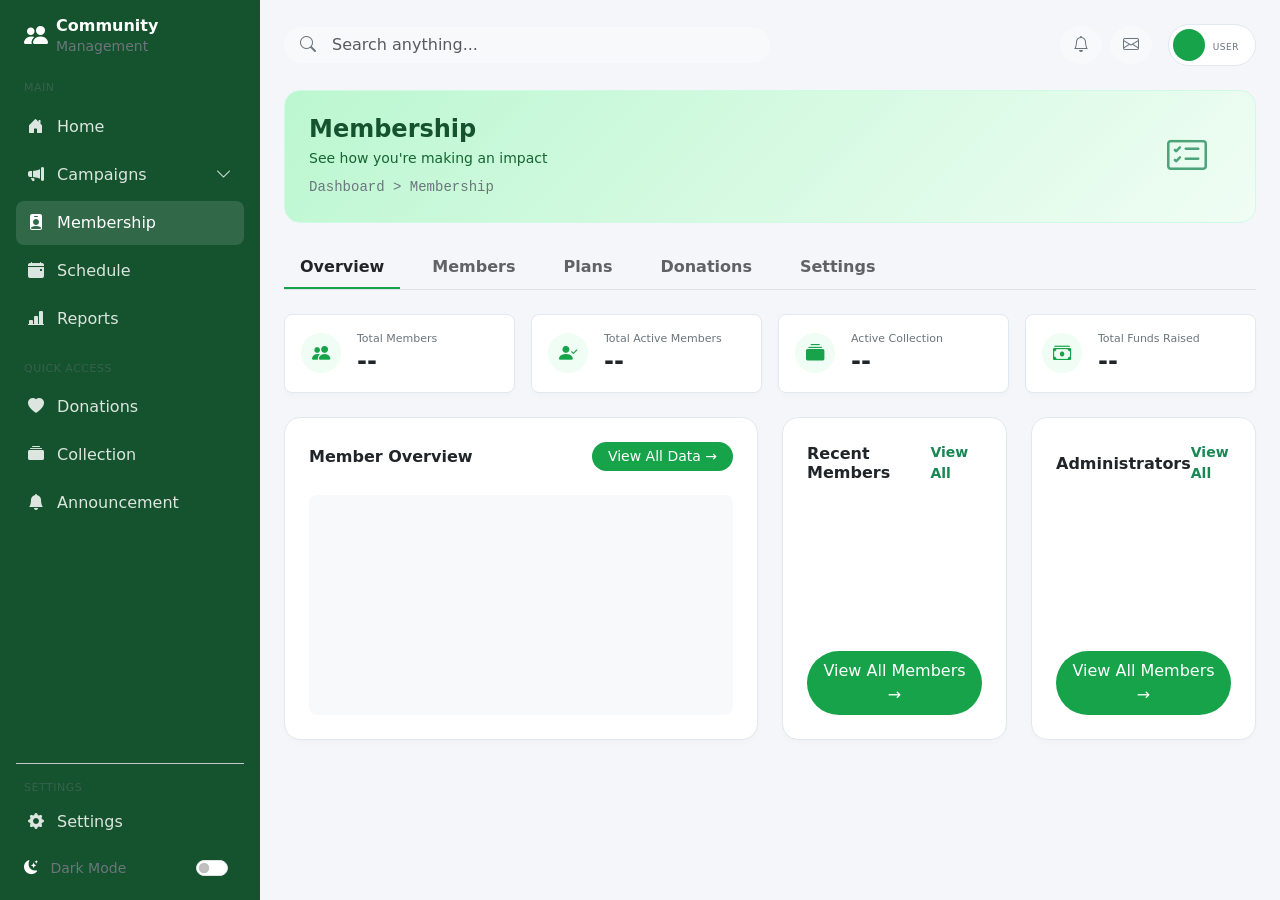
<file: membership.html>
<!DOCTYPE html>
<html lang="en">
<head>
    <meta charset="UTF-8">
    <meta name="viewport" content="width=device-width, initial-scale=1.0">
    <title>Community Management - Membership</title>
    <link href="https://cdn.jsdelivr.net/npm/bootstrap@5.3.0/dist/css/bootstrap.min.css" rel="stylesheet">
    <link href="https://cdn.jsdelivr.net/npm/bootstrap-icons@1.11.0/font/bootstrap-icons.css" rel="stylesheet">
    <link rel="stylesheet" href="style.css">
</head>
<body>

    <div class="d-flex">
        <aside class="sidebar p-3 text-white">
            <div class="sidebar-logo d-flex align-items-center mb-4 px-2">
                <i class="bi bi-people-fill me-2 fs-4"></i>
                <span class="fw-bold lh-sm">Community <br><small class="fw-normal text-white-50">Management</small></span>
            </div>
            
            <nav class="nav flex-column gap-1">
                <span class="text-uppercase text-white-50 small px-2 mb-1 sidebar-section-header">Main</span>
                <a class="nav-link" href="index.html"><i class="bi bi-house-door-fill me-2"></i> Home</a>
                
                <a class="nav-link d-flex justify-content-between align-items-center" href="#campaignsSubmenu" data-bs-toggle="collapse" role="button" aria-expanded="false" aria-controls="campaignsSubmenu">
                    <span><i class="bi bi-megaphone-fill me-2"></i> Campaigns</span>
                    <i class="bi bi-chevron-down submenu-chevron"></i>
                </a>
                <div class="collapse nav-submenu flex-column ps-4 gap-1" id="campaignsSubmenu">
                    <a class="nav-link d-flex align-items-center text-white" href="fundraising.html">
                        <i class="bi bi-circle-fill me-2 sub-menu-dot"></i> Fundraising
                    </a>
                    <a class="nav-link d-flex align-items-center text-white" href="solicitations.html">
                        <i class="bi bi-circle-fill me-2 sub-menu-dot"></i> Solicitation
                    </a>
                </div>

                <a class="nav-link active" href="membership.html"><i class="bi bi-person-badge-fill me-2"></i> Membership</a>
                <a class="nav-link" href="#scheduleModal" data-bs-toggle="modal"><i class="bi bi-calendar-event-fill me-2"></i> Schedule</a>
                <a class="nav-link" href="reports.html"><i class="bi bi-bar-chart-line-fill me-2"></i> Reports</a>
                
                <span class="text-uppercase text-white-50 small px-2 mt-3 mb-1 sidebar-section-header">Quick Access</span>
                <a class="nav-link" href="donations.html"><i class="bi bi-heart-fill me-2"></i> Donations</a>
                <a class="nav-link" href="collections.html"><i class="bi bi-collection-fill me-2"></i> Collection</a>
                <a class="nav-link" href="announcement.html"><i class="bi bi-bell-fill me-2"></i> Announcement</a>
            </nav>
            
            <div class="sidebar-footer pt-3 mt-auto border-top border-secondary-subtle">
                <span class="text-uppercase text-white-50 small px-2 mb-1 d-block sidebar-section-header">Settings</span>
                <a class="nav-link mb-2" href="#"><i class="bi bi-gear-fill me-2"></i> Settings</a>
                
                <div class="d-flex align-items-center justify-content-between px-2 py-1 text-white-50 rounded">
                    <span class="small"><i class="bi bi-moon-stars-fill me-2 text-white"></i> Dark Mode</span>
                    <div class="form-check form-switch mb-0">
                        <input class="form-check-input" type="checkbox" role="switch" id="darkModeToggle">
                    </div>
                </div>
            </div>
        </aside>

        <main class="main-content flex-grow-1 p-4">
            
            <header class="d-flex justify-content-between align-items-center mb-4">
                <div class="search-bar position-relative w-50">
                    <i class="bi bi-search position-absolute top-50 start-0 translate-middle-y ms-3 text-muted"></i>
                    <input type="text" class="form-control ps-5 rounded-pill bg-light border-0" placeholder="Search anything...">
                </div>
                <div class="d-flex align-items-center gap-2">
                    <button class="btn btn-light rounded-circle text-muted position-relative">
                        <i class="bi bi-bell"></i>
                    </button>
                    <button class="btn btn-light rounded-circle text-muted position-relative me-2">
                        <i class="bi bi-envelope"></i>
                    </button>
                    
                    <div class="user-profile d-flex align-items-center bg-light p-1 pe-3 rounded-pill">
                        <div id="user-avatar-initial" class="user-avatar text-white rounded-circle d-flex align-items-center justify-content-center me-2 fw-bold"></div>
                        <div>
                            <div id="user-display-name" class="fw-bold lh-1 small text-dark"></div>
                            <small id="user-display-role" class="text-muted text-uppercase user-role-text">User</small>
                        </div>
                    </div>
                </div>
            </header>

            <section class="membership-banner p-4 rounded-4 mb-4 d-flex justify-content-between align-items-center">
                <div>
                    <h4 class="fw-bold mb-1 banner-title">Membership</h4>
                    <p class="mb-0 small text-muted banner-sub">See how you're making an impact</p>
                    <small class="text-muted d-block mt-2 font-monospace">Dashboard &gt; Membership</small>
                </div>
                <div class="d-none d-md-block px-4">
                    <i class="bi bi-card-checklist text-success fs-1 opacity-75"></i>
                </div>
            </section>

            <ul class="nav nav-tabs-custom gap-3 mb-4 border-bottom">
                <li class="nav-item">
                    <a class="nav-link active" aria-current="page" href="#tab-overview">Overview</a>
                </li>
                <li class="nav-item">
                    <a class="nav-link" href="#tab-members">Members</a>
                </li>
                <li class="nav-item">
                    <a class="nav-link" href="#tab-plans">Plans</a>
                </li>
                <li class="nav-item">
                    <a class="nav-link" href="#tab-donations">Donations</a>
                </li>
                <li class="nav-item">
                    <a class="nav-link" href="#tab-settings">Settings</a>
                </li>
            </ul>

            <section class="row row-cols-1 row-cols-sm-2 row-cols-lg-4 g-3 mb-4">
                <div class="col">
                    <div class="card stat-card p-3 border-0 rounded-3">
                        <div class="d-flex align-items-center gap-3">
                            <div class="stat-icon rounded-circle"><i class="bi bi-people-fill"></i></div>
                            <div>
                                <small class="text-muted d-block stat-label">Total Members</small>
                                <h4 id="total-members-count" class="fw-bold mb-0">--</h4>
                            </div>
                        </div>
                    </div>
                </div>
                <div class="col">
                    <div class="card stat-card p-3 border-0 rounded-3">
                        <div class="d-flex align-items-center gap-3">
                            <div class="stat-icon rounded-circle"><i class="bi bi-person-check-fill"></i></div>
                            <div>
                                <small class="text-muted d-block stat-label">Total Active Members</small>
                                <h4 id="active-members-count" class="fw-bold mb-0">--</h4>
                            </div>
                        </div>
                    </div>
                </div>
                <div class="col">
                    <div class="card stat-card p-3 border-0 rounded-3">
                        <div class="d-flex align-items-center gap-3">
                            <div class="stat-icon rounded-circle"><i class="bi bi-collection-fill"></i></div>
                            <div>
                                <small class="text-muted d-block stat-label">Active Collection</small>
                                <h4 id="active-collections-count" class="fw-bold mb-0">--</h4>
                            </div>
                        </div>
                    </div>
                </div>
                <div class="col">
                    <div class="card stat-card p-3 border-0 rounded-3">
                        <div class="d-flex align-items-center gap-3">
                            <div class="stat-icon rounded-circle"><i class="bi bi-cash-stack"></i></div>
                            <div>
                                <small class="text-muted d-block stat-label">Total Funds Raised</small>
                                <h4 id="total-funds-raised" class="fw-bold mb-0">--</h4>
                            </div>
                        </div>
                    </div>
                </div>
            </section>

            <section class="row g-4">
                <div class="col-xl-6 col-lg-12">
                    <div class="card data-card border-0 p-4 rounded-4 h-100">
                        <div class="d-flex justify-content-between align-items-center mb-4">
                            <h6 class="fw-bold text-dark mb-0">Member Overview</h6>
                            <a href="#" id="btn-view-all-chart-data" class="btn btn-brand btn-sm rounded-pill px-3 text-decoration-none d-flex align-items-center">
                                View All Data &rarr;
                            </a>
                        </div>
                        
                        <div class="chart-container d-flex align-items-center justify-content-center bg-light rounded-3" id="member-growth-chart-wrapper">
                            <span class="text-muted small font-monospace"></span>
                        </div>
                    </div>
                </div>

                <div class="col-xl-3 col-md-6">
                    <div class="card data-card border-0 p-4 rounded-4 h-100 d-flex flex-column">
                        <div class="d-flex justify-content-between align-items-center mb-3">
                            <h6 class="fw-bold text-dark mb-0">Recent Members</h6>
                            <a href="#" id="link-view-all-members" class="text-success small fw-bold text-decoration-none">View All</a>
                        </div>
                        
                        <div class="d-flex flex-column gap-3 mb-3" id="recent-members-list-container">
                        </div>
                        
                        <a href="#" id="btn-view-all-members-footer" class="btn btn-brand mt-auto w-100 rounded-pill py-2 text-decoration-none d-flex align-items-center justify-content-center">
                            View All Members &rarr;
                        </a>
                    </div>
                </div>

                <div class="col-xl-3 col-md-6">
                    <div class="card data-card border-0 p-4 rounded-4 h-100 d-flex flex-column">
                        <div class="d-flex justify-content-between align-items-center mb-3">
                            <h6 class="fw-bold text-dark mb-0">Administrators</h6>
                            <a href="#" id="link-view-all-admins" class="text-success small fw-bold text-decoration-none">View All</a>
                        </div>
                        
                        <div class="d-flex flex-column gap-3 mb-3" id="administrators-list-container">
                        </div>
                        
                        <a href="#" id="btn-view-all-admins-footer" class="btn btn-brand mt-auto w-100 rounded-pill py-2 text-decoration-none d-flex align-items-center justify-content-center">
                            View All Members &rarr;
                        </a>
                    </div>
                </div>
            </section>

        </main>
    </div>

    <div class="modal fade" id="scheduleModal" tabindex="-1" aria-hidden="true">
        <div class="modal-dialog modal-dialog-centered">
            <div class="modal-content border-0 rounded-4 p-3 shadow">
                <div class="modal-header border-0 justify-content-center pt-2 pb-0">
                    <h5 class="modal-title fw-bold text-success text-center modal-custom-title">SCHEDULE</h5>
                </div>
                <div class="modal-body py-4 modal-custom-body" id="scheduleItemsContainer">
                </div>
                <div class="modal-footer border-0 p-0">
                    <button type="button" class="btn text-white w-100 py-2 rounded-3 fw-bold modal-close-btn" data-bs-dismiss="modal">CLOSE SCHEDULE</button>
                </div>
            </div>
        </div>
    </div>

    <script src="https://cdn.jsdelivr.net/npm/bootstrap@5.3.0/dist/js/bootstrap.bundle.min.js"></script>

    <script>
        const darkModeToggle = document.getElementById('darkModeToggle');

        function setTheme(theme) {
            if (theme === 'dark') {
                document.documentElement.setAttribute('data-bs-theme', 'dark');
                darkModeToggle.checked = true;
                localStorage.setItem('theme', 'dark');
            } else {
                document.documentElement.setAttribute('data-bs-theme', 'light');
                darkModeToggle.checked = false;
                localStorage.setItem('theme', 'light');
            }
        }

        if (localStorage.getItem('theme') === 'dark') {
            setTheme('dark');
        } else {
            setTheme('light');
        }

        darkModeToggle.addEventListener('change', () => {
            darkModeToggle.checked ? setTheme('dark') : setTheme('light');
        });
    </script>
</body>
</html>
</file>
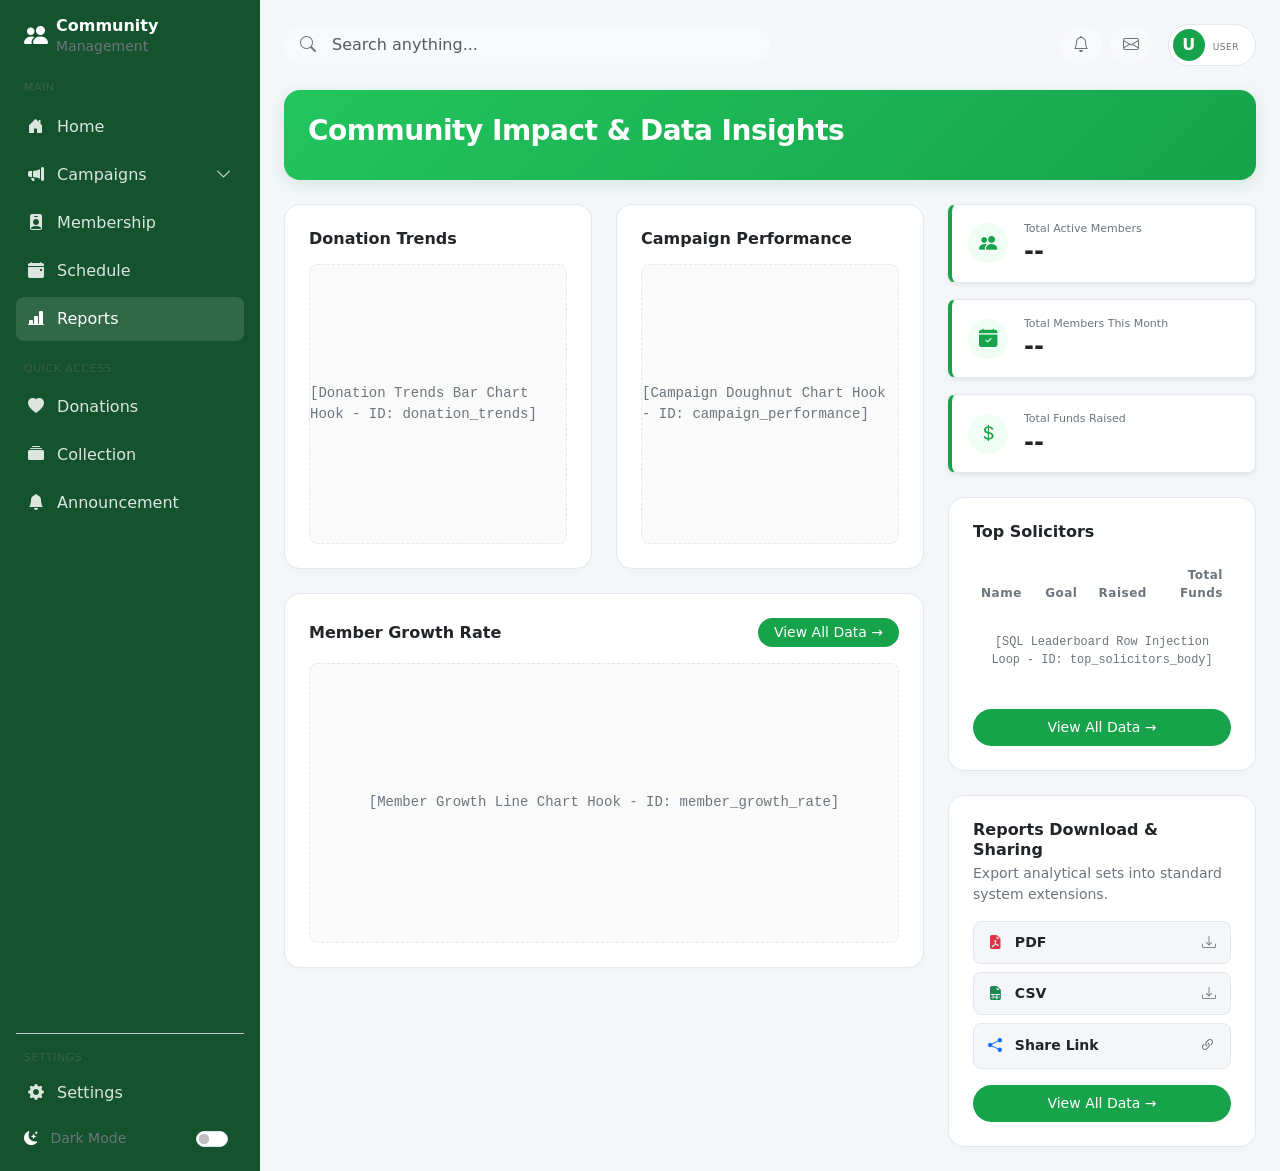
<file: reports.html>
<!DOCTYPE html>
<html lang="en">
<head>
    <meta charset="UTF-8">
    <meta name="viewport" content="width=device-width, initial-scale=1.0">
    <title>Community Management - Reports & Insights</title>
    <link href="https://cdn.jsdelivr.net/npm/bootstrap@5.3.0/dist/css/bootstrap.min.css" rel="stylesheet">
    <link href="https://cdn.jsdelivr.net/npm/bootstrap-icons@1.11.0/font/bootstrap-icons.css" rel="stylesheet">
    <link rel="stylesheet" href="style.css">
</head>
<body>

    <div class="d-flex">
        <aside class="sidebar p-3 text-white">
            <div class="sidebar-logo d-flex align-items-center mb-4 px-2">
                <i class="bi bi-people-fill me-2 fs-4"></i>
                <span class="fw-bold lh-sm">Community <br><small class="fw-normal text-white-50">Management</small></span>
            </div>
            
            <nav class="nav flex-column gap-1">
                <span class="text-uppercase text-white-50 small px-2 mb-1 sidebar-section-header">Main</span>
                <a class="nav-link" href="index.html"><i class="bi bi-house-door-fill me-2"></i> Home</a>
                
                <a class="nav-link d-flex justify-content-between align-items-center" href="#campaignsSubmenu" data-bs-toggle="collapse" role="button" aria-expanded="false" aria-controls="campaignsSubmenu">
                    <span><i class="bi bi-megaphone-fill me-2"></i> Campaigns</span>
                    <i class="bi bi-chevron-down submenu-chevron"></i>
                </a>
                <div class="collapse nav-submenu flex-column ps-4 gap-1" id="campaignsSubmenu">
                    <a class="nav-link d-flex align-items-center text-white" href="fundraising.html">
                        <i class="bi bi-circle-fill me-2 sub-menu-dot"></i> Fundraising
                    </a>
                    <a class="nav-link d-flex align-items-center text-white" href="solicitations.html">
                        <i class="bi bi-circle-fill me-2 sub-menu-dot"></i> Solicitation
                    </a>
                </div>

                <a class="nav-link" href="membership.html"><i class="bi bi-person-badge-fill me-2"></i> Membership</a>
                <a class="nav-link" href="#scheduleModal" data-bs-toggle="modal"><i class="bi bi-calendar-event-fill me-2"></i> Schedule</a>
                <a class="nav-link active" href="reports.html"><i class="bi bi-bar-chart-line-fill me-2"></i> Reports</a>
                
                <span class="text-uppercase text-white-50 small px-2 mt-3 mb-1 sidebar-section-header">Quick Access</span>
                <a class="nav-link" href="donations.html"><i class="bi bi-heart-fill me-2"></i> Donations</a>
                <a class="nav-link" href="collections.html"><i class="bi bi-collection-fill me-2"></i> Collection</a>
                <a class="nav-link" href="announcement.html"><i class="bi bi-bell-fill me-2"></i> Announcement</a>
            </nav>
            
            <div class="sidebar-footer pt-3 mt-auto border-top border-secondary-subtle">
                <span class="text-uppercase text-white-50 small px-2 mb-1 d-block sidebar-section-header">Settings</span>
                <a class="nav-link mb-2" href="#"><i class="bi bi-gear-fill me-2"></i> Settings</a>
                
                <div class="d-flex align-items-center justify-content-between px-2 py-1 text-white-50 rounded">
                    <span class="small"><i class="bi bi-moon-stars-fill me-2 text-white"></i> Dark Mode</span>
                    <div class="form-check form-switch mb-0">
                        <input class="form-check-input" type="checkbox" role="switch" id="darkModeToggle">
                    </div>
                </div>
            </div>
        </aside>

        <main class="main-content flex-grow-1 p-4">
            
            <header class="d-flex justify-content-between align-items-center mb-4">
                <div class="search-bar position-relative w-50">
                    <i class="bi bi-search position-absolute top-50 start-0 translate-middle-y ms-3 text-muted"></i>
                    <input type="text" class="form-control ps-5 rounded-pill bg-light border-0" placeholder="Search anything...">
                </div>
                <div class="d-flex align-items-center gap-2">
                    <button class="btn btn-light rounded-circle text-muted position-relative">
                        <i class="bi bi-bell"></i>
                    </button>
                    <button class="btn btn-light rounded-circle text-muted position-relative me-2">
                        <i class="bi bi-envelope"></i>
                    </button>
                    
                    <div class="user-profile d-flex align-items-center bg-light p-1 pe-3 rounded-pill">
                        <div id="user-avatar-initial" class="user-avatar text-white rounded-circle d-flex align-items-center justify-content-center me-2 fw-bold">U</div>
                        <div>
                            <div id="user-display-name" class="fw-bold lh-1 small text-dark"></div>
                            <small id="user-display-role" class="text-muted text-uppercase user-role-text">User</small>
                        </div>
                    </div>
                </div>
            </header>

            <section class="reports-banner p-4 rounded-4 mb-4 text-white">
                <div class="col-md-8">
                    <h4 class="fw-bold mb-2">Community Impact & Data Insights</h4>
                </div>
            </section>

            <div class="row g-4">
                
                <div class="col-xl-8 col-lg-12">
                    <div class="row g-4">
                        
                        <div class="col-md-6 col-12">
                            <div class="card data-card border-0 p-4 rounded-4 h-100">
                                <h6 class="fw-bold text-dark mb-3">Donation Trends</h6>
                                <div id="donation_trends" class="chart-box-large rounded-3 d-flex align-items-center justify-content-center text-muted small font-monospace">
                                    [Donation Trends Bar Chart Hook - ID: donation_trends]
                                </div>
                            </div>
                        </div>

                        <div class="col-md-6 col-12">
                            <div class="card data-card border-0 p-4 rounded-4 h-100">
                                <h6 class="fw-bold text-dark mb-3">Campaign Performance</h6>
                                <div id="campaign_performance" class="chart-box-large rounded-3 d-flex align-items-center justify-content-center text-muted small font-monospace">
                                    [Campaign Doughnut Chart Hook - ID: campaign_performance]
                                </div>
                            </div>
                        </div>

                        <div class="col-12">
                            <div class="card data-card border-0 p-4 rounded-4">
                                <div class="d-flex justify-content-between align-items-center mb-3">
                                    <h6 class="fw-bold text-dark mb-0">Member Growth Rate</h6>
                                    <button id="btn-view-all-growth-data" class="btn btn-brand btn-sm rounded-pill px-3">View All Data &rarr;</button>
                                </div>
                                <div id="member_growth_rate" class="chart-box-large rounded-3 d-flex align-items-center justify-content-center text-muted small font-monospace">
                                    [Member Growth Line Chart Hook - ID: member_growth_rate]
                                </div>
                            </div>
                        </div>

                    </div>
                </div>

                <div class="col-xl-4 col-lg-12">
                    <div class="row g-4">
                        
                        <div class="col-12">
                            <div class="d-flex flex-column gap-3">
                                
                                <div class="card data-card mini-report-card border-0 p-3 rounded-3 shadow-sm">
                                    <div class="d-flex align-items-center gap-3">
                                        <div class="stat-icon rounded-circle"><i class="bi bi-people-fill"></i></div>
                                        <div>
                                            <small class="text-muted d-block stat-label">Total Active Members</small>
                                            <h4 id="metric-active-members-count" class="fw-bold mb-0">--</h4>
                                        </div>
                                    </div>
                                </div>

                                <div class="card data-card mini-report-card border-0 p-3 rounded-3 shadow-sm">
                                    <div class="d-flex align-items-center gap-3">
                                        <div class="stat-icon rounded-circle"><i class="bi bi-calendar-check-fill"></i></div>
                                        <div>
                                            <small class="text-muted d-block stat-label">Total Members This Month</small>
                                            <h4 id="metric-monthly-members-count" class="fw-bold mb-0">--</h4>
                                        </div>
                                    </div>
                                </div>

                                <div class="card data-card mini-report-card border-0 p-3 rounded-3 shadow-sm">
                                    <div class="d-flex align-items-center gap-3">
                                        <div class="stat-icon rounded-circle"><i class="bi bi-currency-dollar"></i></div>
                                        <div>
                                            <small class="text-muted d-block stat-label">Total Funds Raised</small>
                                            <h4 id="metric-total-funds-raised" class="fw-bold mb-0">--</h4>
                                        </div>
                                    </div>
                                </div>

                            </div>
                        </div>

                        <div class="col-12">
                            <div class="card data-card border-0 p-4 rounded-4">
                                <h6 class="fw-bold text-dark mb-3">Top Solicitors</h6>
                                <div class="table-responsive">
                                    <table class="table table-borderless table-analytics mb-0">
                                        <thead>
                                            <tr>
                                                <th scope="col">Name</th>
                                                <th scope="col" class="text-center">Goal</th>
                                                <th scope="col" class="text-center">Raised</th>
                                                <th scope="col" class="text-end">Total Funds</th>
                                            </tr>
                                        </thead>
                                        <tbody id="top_solicitors_body">
                                            <tr>
                                                <td colspan="4" class="text-center py-4 text-muted small font-monospace">
                                                    [SQL Leaderboard Row Injection Loop - ID: top_solicitors_body]
                                                </td>
                                            </tr>
                                        </tbody>
                                    </table>
                                </div>
                                <div class="text-center mt-3">
                                    <button id="btn-view-all-solicitors" class="btn btn-brand btn-sm w-100 rounded-pill py-2">View All Data &rarr;</button>
                                </div>
                            </div>
                        </div>

                        <div class="col-12">
                            <div class="card data-card border-0 p-4 rounded-4">
                                <h6 class="fw-bold text-dark mb-1">Reports Download & Sharing</h6>
                                <p class="text-muted small mb-3">Export analytical sets into standard system extensions.</p>
                                
                                <div class="d-flex flex-column gap-2">
                                    <div class="download-tool-row d-flex justify-content-between align-items-center role-button" id="btn-export-pdf" style="cursor: pointer;">
                                        <span class="small fw-semibold"><i class="bi bi-file-earmark-pdf-fill text-danger me-2"></i> PDF</span>
                                        <i class="bi bi-download text-muted small"></i>
                                    </div>
                                    <div class="download-tool-row d-flex justify-content-between align-items-center role-button" id="btn-export-csv" style="cursor: pointer;">
                                        <span class="small fw-semibold"><i class="bi bi-file-earmark-spreadsheet-fill text-success me-2"></i> CSV</span>
                                        <i class="bi bi-download text-muted small"></i>
                                    </div>
                                    <div class="download-tool-row d-flex justify-content-between align-items-center role-button" id="btn-share-report-link" style="cursor: pointer;">
                                        <span class="small fw-semibold"><i class="bi bi-share-fill text-primary me-2"></i> Share Link</span>
                                        <i class="bi bi-link-45deg text-muted"></i>
                                    </div>
                                </div>

                                <div class="text-center mt-3">
                                    <button id="btn-view-all-reports-footer" class="btn btn-brand btn-sm w-100 rounded-pill py-2">View All Data &rarr;</button>
                                </div>
                            </div>
                        </div>

                    </div>
                </div>

            </div>

        </main>
    </div>

    <div class="modal fade" id="scheduleModal" tabindex="-1" aria-hidden="true">
        <div class="modal-dialog modal-dialog-centered">
            <div class="modal-content border-0 rounded-4 p-3 shadow">
                <div class="modal-header border-0 justify-content-center pt-2 pb-0">
                    <h5 class="modal-title fw-bold text-success text-center modal-custom-title">SCHEDULE</h5>
                </div>
                <div class="modal-body py-4 modal-custom-body" id="scheduleItemsContainer">
                </div>
                <div class="modal-footer border-0 p-0">
                    <button type="button" class="btn text-white w-100 py-2 rounded-3 fw-bold modal-close-btn" data-bs-dismiss="modal">CLOSE SCHEDULE</button>
                </div>
            </div>
        </div>
    </div>

    <script src="https://cdn.jsdelivr.net/npm/bootstrap@5.3.0/dist/js/bootstrap.bundle.min.js"></script>

    <script>
        const darkModeToggle = document.getElementById('darkModeToggle');

        function setTheme(theme) {
            if (theme === 'dark') {
                document.documentElement.setAttribute('data-bs-theme', 'dark');
                darkModeToggle.checked = true;
                localStorage.setItem('theme', 'dark');
            } else {
                document.documentElement.setAttribute('data-bs-theme', 'light');
                darkModeToggle.checked = false;
                localStorage.setItem('theme', 'light');
            }
        }

        if (localStorage.getItem('theme') === 'dark') {
            setTheme('dark');
        } else {
            setTheme('light');
        }

        darkModeToggle.addEventListener('change', () => {
            darkModeToggle.checked ? setTheme('dark') : setTheme('light');
        });
    </script>
</body>
</html>
</file>
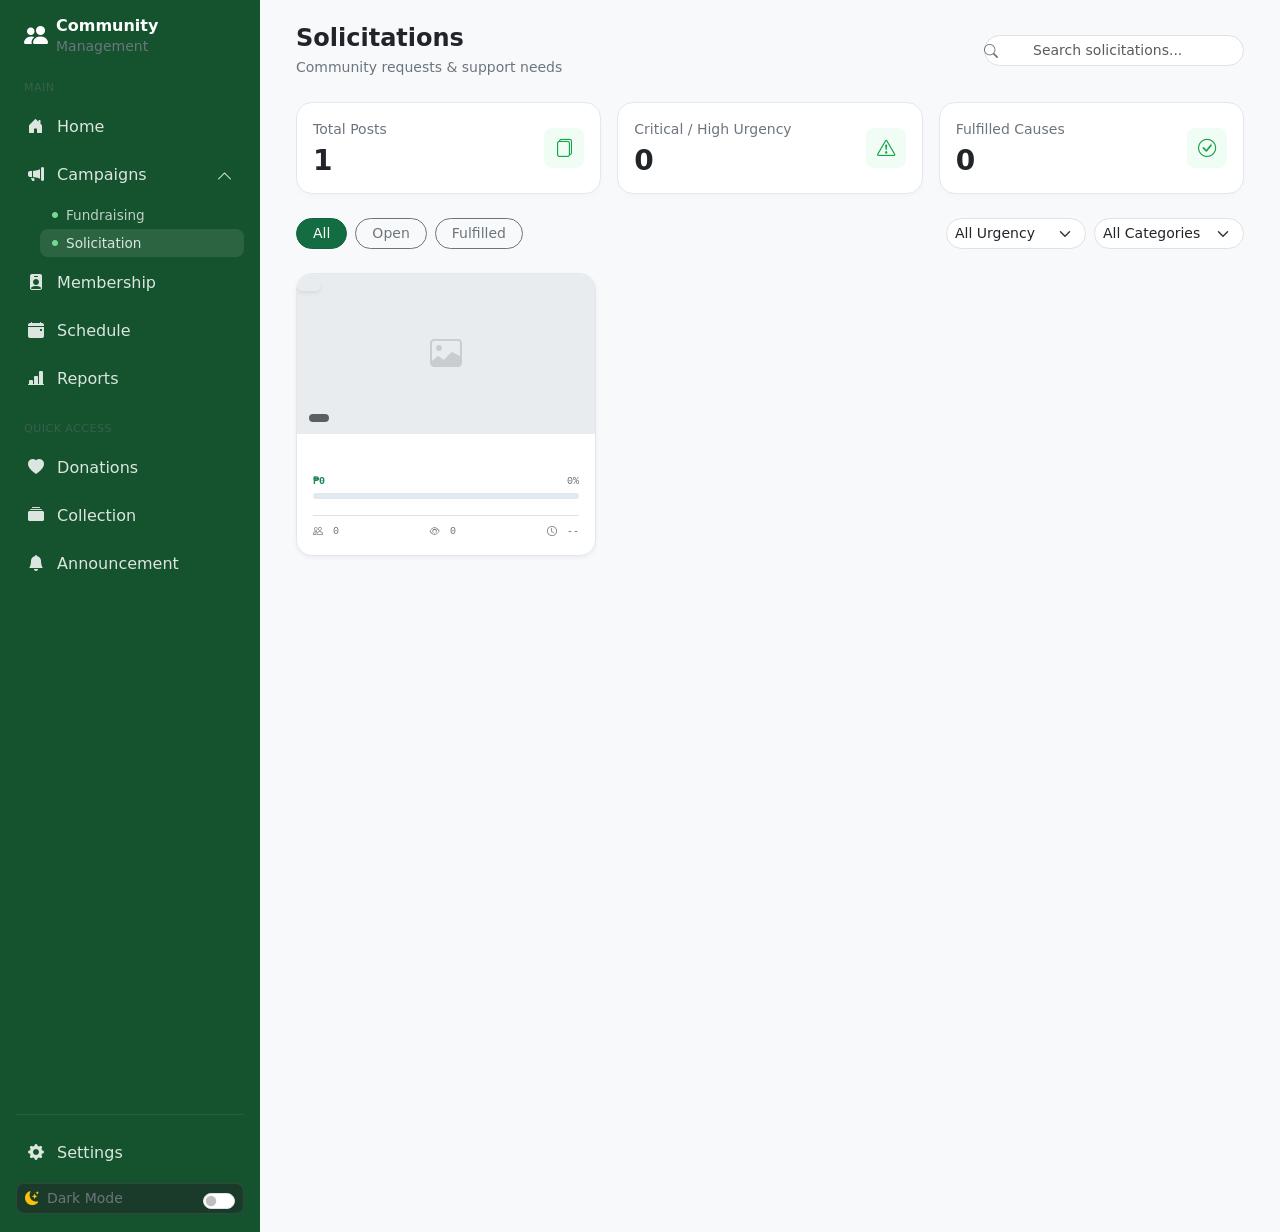
<file: solicitations.html>
<!DOCTYPE html>
<html lang="en">
<head>
    <meta charset="UTF-8">
    <meta name="viewport" content="width=device-width, initial-scale=1.0">
    <title>Community Management - Solicitations</title>
    <link href="https://cdn.jsdelivr.net/npm/bootstrap@5.3.0/dist/css/bootstrap.min.css" rel="stylesheet">
    <link href="https://cdn.jsdelivr.net/npm/bootstrap-icons@1.11.0/font/bootstrap-icons.css" rel="stylesheet">
    <link rel="stylesheet" href="style.css">
</head>
<body>

    <div class="d-flex">
        <aside class="sidebar p-3 text-white">
            <div class="sidebar-logo d-flex align-items-center mb-4 px-2">
                <i class="bi bi-people-fill me-2 fs-4"></i>
                <span class="fw-bold lh-sm">Community <br><small class="fw-normal text-white-50">Management</small></span>
            </div>
            
            <nav class="nav flex-column gap-1 flex-grow-1">
                <span class="text-uppercase text-white-50 small px-2 mb-1 sidebar-section-header">Main</span>
                <a class="nav-link" href="index.html"><i class="bi bi-house-door-fill me-2"></i> Home</a>
                
                <a class="nav-link d-flex justify-content-between align-items-center" href="#campaignsSubmenu" data-bs-toggle="collapse" role="button" aria-expanded="true" aria-controls="campaignsSubmenu">
                    <span><i class="bi bi-megaphone-fill me-2"></i> Campaigns</span>
                    <i class="bi bi-chevron-down submenu-chevron"></i>
                </a>
                <div class="collapse show nav-submenu flex-column ps-4 gap-1" id="campaignsSubmenu">
                    <a class="nav-link d-flex align-items-center text-white" href="fundraising.html">
                        <i class="bi bi-circle-fill me-2 sub-menu-dot"></i> Fundraising
                    </a>
                    <a class="nav-link active d-flex align-items-center text-white" href="solicitations.html">
                        <i class="bi bi-circle-fill me-2 sub-menu-dot"></i> Solicitation
                    </a>
                </div>

                <a class="nav-link" href="membership.html"><i class="bi bi-person-badge-fill me-2"></i> Membership</a>
                <a class="nav-link" href="#scheduleModal" data-bs-toggle="modal"><i class="bi bi-calendar-event-fill me-2"></i> Schedule</a>
                <a class="nav-link" href="reports.html"><i class="bi bi-bar-chart-line-fill me-2"></i> Reports</a>
                
                <span class="text-uppercase text-white-50 small px-2 mt-3 mb-1 sidebar-section-header">Quick Access</span>
                <a class="nav-link" href="donations.html"><i class="bi bi-heart-fill me-2"></i> Donations</a>
                <a class="nav-link" href="collections.html"><i class="bi bi-collection-fill me-2"></i> Collection</a>
                <a class="nav-link" href="announcement.html"><i class="bi bi-bell-fill me-2"></i> Announcement</a>
            </nav>

            <div class="sidebar-footer mt-auto pt-3 border-top border-secondary border-opacity-25">
                <a class="nav-link mb-2 text-white-50" href="settings.html"><i class="bi bi-gear-fill me-2"></i> Settings</a>
                <div class="form-check form-switch d-flex align-items-center justify-content-between ps-2 py-1 bg-dark bg-opacity-50 rounded-3 border border-secondary border-opacity-25 px-2">
                    <label class="form-check-label small text-white-50 cursor-pointer" for="darkModeSwitch"><i class="bi bi-moon-stars-fill me-2 text-warning"></i>Dark Mode</label>
                    <input class="form-check-input ms-0 cursor-pointer" type="checkbox" role="switch" id="darkModeSwitch">
                </div>
            </div>
        </aside>

        <main class="main-content flex-grow-1 p-4 main-workspace-bg">
            <div class="container-fluid">
                
                <div class="d-flex justify-content-between align-items-center mb-4">
                    <div>
                        <h4 class="fw-bold mb-1 dynamic-text-main">Solicitations</h4>
                        <p class="text-muted small mb-0">Community requests & support needs</p>
                    </div>
                    <div class="position-relative" style="width: 260px;">
                        <i class="bi bi-search position-absolute top-50 start-3 translate-middle-y text-muted small"></i>
                        <input type="text" id="search-input-field" class="form-control form-control-sm ps-5 rounded-pill dynamic-input-bg" placeholder="Search solicitations...">
                    </div>
                </div>

                <div class="row g-3 mb-4">
                    <div class="col-md-4">
                        <div class="card metric-card p-3 dynamic-card-bg">
                            <div class="d-flex align-items-center justify-content-between">
                                <div>
                                    <span class="text-muted small fw-medium d-block mb-1">Total Posts</span>
                                    <h3 id="metric-total-posts" class="fw-bold mb-0 dynamic-text-main">0</h3>
                                </div>
                                <div class="metric-icon-box bg-success bg-opacity-10 text-success"><i class="bi bi-files"></i></div>
                            </div>
                        </div>
                    </div>
                    <div class="col-md-4">
                        <div class="card metric-card p-3 dynamic-card-bg">
                            <div class="d-flex align-items-center justify-content-between">
                                <div>
                                    <span class="text-muted small fw-medium d-block mb-1">Critical / High Urgency</span>
                                    <h3 id="metric-critical-posts" class="fw-bold mb-0 dynamic-text-main">0</h3>
                                </div>
                                <div class="metric-icon-box bg-danger bg-opacity-10 text-danger"><i class="bi bi-exclamation-triangle"></i></div>
                            </div>
                        </div>
                    </div>
                    <div class="col-md-4">
                        <div class="card metric-card p-3 dynamic-card-bg">
                            <div class="d-flex align-items-center justify-content-between">
                                <div>
                                    <span class="text-muted small fw-medium d-block mb-1">Fulfilled Causes</span>
                                    <h3 id="metric-fulfilled-posts" class="fw-bold mb-0 dynamic-text-main">0</h3>
                                </div>
                                <div class="metric-icon-box bg-primary bg-opacity-10 text-primary"><i class="bi bi-check-circle"></i></div>
                            </div>
                        </div>
                    </div>
                </div>

                <div class="d-flex flex-wrap gap-2 justify-content-between align-items-center mb-4">
                    <div class="d-flex gap-2" id="status-filter-group">
                        <button class="btn btn-sm btn-success rounded-pill px-3 fw-medium filter-status-btn active" data-status="all">All</button>
                        <button class="btn btn-sm btn-outline-secondary rounded-pill px-3 dynamic-outline-btn filter-status-btn" data-status="open">Open</button>
                        <button class="btn btn-sm btn-outline-secondary rounded-pill px-3 dynamic-outline-btn filter-status-btn" data-status="fulfilled">Fulfilled</button>
                    </div>
                    <div class="d-flex gap-2">
                        <select id="filter-urgency-select" class="form-select form-select-sm rounded-pill dynamic-input-bg" style="width: 140px;">
                            <option value="all">All Urgency</option>
                            <option value="critical">Critical</option>
                            <option value="high">High</option>
                            <option value="medium">Medium</option>
                            <option value="low">Low</option>
                        </select>
                        <select id="filter-category-select" class="form-select form-select-sm rounded-pill dynamic-input-bg" style="width: 150px;">
                            <option value="all">All Categories</option>
                            <option value="medical">Medical Assistance</option>
                            <option value="disaster">Disaster Relief</option>
                            <option value="education">Educational Aid</option>
                            <option value="infrastructure">Infrastructure</option>
                            <option value="livelihood">Livelihood</option>
                        </select>
                    </div>
                </div>

                <div class="workspace-wrapper">
                    
                    <div class="feed-container" id="cards-feed-grid">
                        <div class="row row-cols-1 row-cols-md-2 row-cols-xl-3 g-4" id="solicitations-row-container">
                            
                            <div class="col solicitation-post-card" data-card-status="" data-card-urgency="" data-card-category="">
                                <div class="card solicitation-card dynamic-card-bg h-100 cursor-pointer logic-card-trigger" 
                                     id="campaign-card-id"
                                     data-title=""
                                     data-category=""
                                     data-urgency=""
                                     data-urgency-badge-class=""
                                     data-status=""
                                     data-status-badge-class=""
                                     data-target=""
                                     data-deadline=""
                                     data-beneficiaries=""
                                     data-urgency-level=""
                                     data-contact-name=""
                                     data-contact-phone=""
                                     data-contact-email=""
                                     data-description="">
                                    
                                    <div class="card-img-container">
                                        <div class="position-absolute inset-0 w-100 h-100 d-flex align-items-center justify-content-center text-muted opacity-25">
                                            <i class="bi bi-image fs-2"></i>
                                        </div>
                                        <span class="badge-urgency" id="card-badge-urgency-id"></span>
                                        <span class="badge-status shadow-sm" id="card-badge-status-id"></span>
                                        <span class="card-category-tag text-white" id="card-category-tag-id"></span>
                                    </div>
                                    <div class="card-body p-3 d-flex flex-column">
                                        <h6 class="fw-bold mb-2 dynamic-text-main text-truncate card-display-title" id="card-title-id"></h6>
                                        <p class="text-muted small mb-3 text-line-clamp-2" id="card-description-id"></p>
                                        
                                        <div class="mt-auto">
                                            <div class="d-flex justify-content-between text-muted small mb-1 font-monospace x-small">
                                                <span class="fw-bold text-success" id="card-raised-amount-id">₱0</span>
                                                <span id="card-progress-percentage-id">0%</span>
                                            </div>
                                            <div class="progress rounded-pill mb-3" style="height: 6px;">
                                                <div class="progress-bar bg-success" role="progressbar" id="card-progress-bar-id" style="width: 0%"></div>
                                            </div>
                                            <div class="d-flex justify-content-between text-muted x-small border-top pt-2 font-monospace">
                                                <span id="card-meta-donors-id"><i class="bi bi-people me-1"></i> 0</span>
                                                <span id="card-meta-views-id"><i class="bi bi-eye me-1"></i> 0</span>
                                                <span id="card-meta-time-id"><i class="bi bi-clock me-1"></i> --</span>
                                            </div>
                                        </div>
                                    </div>
                                </div>
                            </div>

                        </div>
                    </div>

                    <aside class="details-drawer p-4" id="view-details-sidebar-drawer">
                        
                        <div class="d-flex justify-content-between align-items-center mb-3">
                            <button type="button" class="btn btn-sm btn-outline-secondary rounded-circle border-0 px-2 dynamic-close-arrow" id="btn-close-drawer-trigger">
                                <i class="bi bi-chevron-left"></i>
                            </button>
                            <div class="d-flex gap-2">
                                <button type="button" class="btn btn-sm btn-link text-muted p-0"><i class="bi bi-share fs-5"></i></button>
                                <button type="button" class="btn btn-sm btn-link text-muted p-0 ms-2"><i class="bi bi-bookmark fs-5"></i></button>
                            </div>
                        </div>

                        <div class="d-flex gap-2 mb-2">
                            <span class="badge border fw-bold" id="solicitation-detail-status-badge"></span>
                            <span class="badge border fw-bold" id="solicitation-detail-urgency-badge"></span>
                        </div>
                        
                        <h5 class="fw-bold dynamic-text-main mb-1" id="solicitation-detail-title"></h5>
                        <p class="text-muted font-monospace mb-3 x-small" id="solicitation-detail-deadline-wrapper">Deadline: <span id="solicitation-detail-deadline"></span></p>

                        <div class="drawer-carousel-placeholder mb-3" id="solicitation-detail-media-container">
                            <div class="text-center text-muted">
                                <i class="bi bi-images fs-2 d-block mb-1 text-secondary opacity-50"></i>
                                <span class="small font-monospace text-secondary" style="font-size: 11px;">Attached Media Box Layout</span>
                            </div>
                        </div>

                        <div class="row g-2 text-center mb-4 border-bottom pb-3 metadata-divider" id="solicitation-detail-meta-row">
                            <div class="col-4 border-end metadata-column">
                                <span class="text-muted d-block x-small">Category</span>
                                <span class="fw-bold small text-success text-truncate d-block" id="solicitation-detail-category"></span>
                            </div>
                            <div class="col-4 border-end metadata-column">
                                <span class="text-muted d-block x-small">Target Amount</span>
                                <span class="fw-bold small dynamic-text-main d-block" id="solicitation-detail-target-amount"></span>
                            </div>
                            <div class="col-4">
                                <span class="text-muted d-block x-small">Beneficiaries</span>
                                <span class="fw-bold small dynamic-text-main d-block text-truncate" id="solicitation-detail-beneficiaries"></span>
                            </div>
                        </div>

                        <div class="mb-4" id="solicitation-detail-description-block">
                            <h6 class="small text-uppercase font-monospace fw-bold text-muted mb-2">Description</h6>
                            <p class="small text-secondary lh-sm" id="solicitation-detail-description"></p>
                        </div>

                        <div class="mb-4" id="solicitation-detail-urgency-block">
                            <h6 class="small text-uppercase font-monospace fw-bold text-muted mb-2">Urgency Level</h6>
                            <span class="small text-secondary fw-semibold" id="solicitation-detail-urgency-level"></span>
                        </div>

                        <div class="mb-4" id="solicitation-detail-items-block">
                            <h6 class="small text-uppercase font-monospace fw-bold text-muted mb-2">Items Requested List</h6>
                            <ul class="list-unstyled d-flex flex-column gap-2 mb-0" id="solicitation-detail-items-list">
                                </ul>
                        </div>

                        <div class="card p-3 rounded-3 drawer-contact-card" id="solicitation-detail-contact-card">
                            <h6 class="small text-uppercase font-monospace fw-bold text-muted mb-2"><i class="bi bi-person-lines-fill me-2 text-success"></i>Contact Details</h6>
                            <div class="d-flex flex-column gap-1 font-monospace small text-secondary" style="font-size: 12px;">
                                <div><i class="bi bi-person me-2"></i><span id="solicitation-detail-contact-name"></span></div>
                                <div><i class="bi bi-phone me-2"></i><span id="solicitation-detail-contact-phone"></span></div>
                                <div><i class="bi bi-envelope me-2"></i><span id="solicitation-detail-contact-email"></span></div>
                            </div>
                        </div>

                    </aside>

                </div>

            </div>
        </main>
    </div>

    <script src="https://cdn.jsdelivr.net/npm/bootstrap@5.3.0/dist/js/bootstrap.bundle.min.js"></script>
    <script>
        // DOM Handles
        const sidebarDrawer = document.getElementById('view-details-sidebar-drawer');
        const closeDrawerBtn = document.getElementById('btn-close-drawer-trigger');
        
        // Target Drawer Elements IDs Mapping
        const dTitle = document.getElementById('solicitation-detail-title');
        const dDeadline = document.getElementById('solicitation-detail-deadline');
        const dDesc = document.getElementById('solicitation-detail-description');
        const dStatusBadge = document.getElementById('solicitation-detail-status-badge');
        const dUrgencyBadge = document.getElementById('solicitation-detail-urgency-badge');
        const dCategory = document.getElementById('solicitation-detail-category');
        const dTargetAmount = document.getElementById('solicitation-detail-target-amount');
        const dBeneficiaries = document.getElementById('solicitation-detail-beneficiaries');
        const dUrgencyLevel = document.getElementById('solicitation-detail-urgency-level');
        const dItemsList = document.getElementById('solicitation-detail-items-list');
        const dContactName = document.getElementById('solicitation-detail-contact-name');
        const dContactPhone = document.getElementById('solicitation-detail-contact-phone');
        const dContactEmail = document.getElementById('solicitation-detail-contact-email');

        // Filter Elements Handles
        const statusButtons = document.querySelectorAll('.filter-status-btn');
        const urgencySelect = document.getElementById('filter-urgency-select');
        const categorySelect = document.getElementById('filter-category-select');
        const searchInputField = document.getElementById('search-input-field');

        // Metric Counter Dashboard Elements
        const mTotal = document.getElementById('metric-total-posts');
        const mCritical = document.getElementById('metric-critical-posts');
        const mFulfilled = document.getElementById('metric-fulfilled-posts');

        // Metrics Processing Logic
        function updateDashboardMetrics() {
            const allCards = document.querySelectorAll('.solicitation-post-card');
            let total = 0;
            let critical = 0;
            let fulfilled = 0;

            allCards.forEach(card => {
                if (card.style.display !== 'none') {
                    total++;
                    const status = card.getAttribute('data-card-status');
                    const urgency = card.getAttribute('data-card-urgency');
                    if (urgency === 'critical' || urgency === 'high') critical++;
                    if (status === 'fulfilled') fulfilled++;
                }
            });

            mTotal.textContent = total;
            mCritical.textContent = critical;
            mFulfilled.textContent = fulfilled;
        }

        // Live Active Filtering Evaluation
        function executeDashboardFilters() {
            let activeStatus = "all";
            statusButtons.forEach(btn => { if(btn.classList.contains('active')) activeStatus = btn.getAttribute('data-status'); });
            
            const selectedUrgency = urgencySelect.value;
            const selectedCategory = categorySelect.value;
            const searchQuery = searchInputField.value.toLowerCase().trim();

            const postCards = document.querySelectorAll('.solicitation-post-card');

            postCards.forEach(card => {
                const innerTrigger = card.querySelector('.logic-card-trigger');
                if(!innerTrigger) return;

                const cardStatus = card.getAttribute('data-card-status') || '';
                const cardUrgency = card.getAttribute('data-card-urgency') || '';
                const cardCategory = card.getAttribute('data-card-category') || '';
                const cardTitle = (innerTrigger.getAttribute('data-title') || '').toLowerCase();

                const matchesStatus = (activeStatus === "all" || cardStatus === activeStatus);
                const matchesUrgency = (selectedUrgency === "all" || cardUrgency === selectedUrgency);
                const matchesCategory = (selectedCategory === "all" || cardCategory === selectedCategory);
                const matchesSearch = (searchQuery === "" || cardTitle.includes(searchQuery));

                if (matchesStatus && matchesUrgency && matchesCategory && matchesSearch) {
                    card.style.setProperty('display', 'block', 'important');
                } else {
                    card.style.setProperty('display', 'none', 'important');
                }
            });

            updateDashboardMetrics();
        }

        // Click Event Attachments for Status Switchers
        statusButtons.forEach(button => {
            button.addEventListener('click', () => {
                statusButtons.forEach(btn => btn.classList.remove('btn-success', 'active'));
                statusButtons.forEach(btn => btn.classList.add('btn-outline-secondary'));
                
                button.classList.remove('btn-outline-secondary');
                button.classList.add('btn-success', 'active');
                
                executeDashboardFilters();
            });
        });

        // Dropdowns, Inputs Event Observers
        urgencySelect.addEventListener('change', executeDashboardFilters);
        categorySelect.addEventListener('change', executeDashboardFilters);
        searchInputField.addEventListener('input', executeDashboardFilters);

        // Core Event Mapping Drawer Pipeline Listener
        document.addEventListener('click', function(e) {
            const triggerCard = e.target.closest('.logic-card-trigger');
            if (!triggerCard) return;

            // Map Attributes to Drawer Display Blocks
            dTitle.textContent = triggerCard.getAttribute('data-title') || '';
            dDeadline.textContent = triggerCard.getAttribute('data-deadline') || '';
            dDesc.textContent = triggerCard.getAttribute('data-description') || '';
            dCategory.textContent = triggerCard.getAttribute('data-category') || '';
            dTargetAmount.textContent = triggerCard.getAttribute('data-target') ? "₱" + triggerCard.getAttribute('data-target') : '';
            dBeneficiaries.textContent = triggerCard.getAttribute('data-beneficiaries') || '';
            dUrgencyLevel.textContent = triggerCard.getAttribute('data-urgency-level') || '';
            
            dContactName.textContent = triggerCard.getAttribute('data-contact-name') || '';
            dContactPhone.textContent = triggerCard.getAttribute('data-contact-phone') || '';
            dContactEmail.textContent = triggerCard.getAttribute('data-contact-email') || '';

            // Status Badge Formatting
            dStatusBadge.textContent = triggerCard.getAttribute('data-status') || '';
            dStatusBadge.className = "badge border fw-bold " + (triggerCard.getAttribute('data-status-badge-class') || 'd-none');

            // Urgency Badge Formatting
            dUrgencyBadge.textContent = triggerCard.getAttribute('data-urgency') || '';
            dUrgencyBadge.className = "badge border fw-bold " + (triggerCard.getAttribute('data-urgency-badge-class') || 'd-none');

            // Items Array Node Reset (Hook into loops here)
            dItemsList.innerHTML = ''; 

            sidebarDrawer.classList.add('open');
        });

        closeDrawerBtn.addEventListener('click', () => {
            sidebarDrawer.classList.remove('open');
        });

        document.addEventListener("DOMContentLoaded", updateDashboardMetrics);

        // Theme Toggle Persistence Tracker
        const darkModeSwitch = document.getElementById('darkModeSwitch');
        if (localStorage.getItem('theme') === 'dark') {
            document.body.classList.add('dark-mode');
            if(darkModeSwitch) darkModeSwitch.checked = true;
        }
        if(darkModeSwitch) {
            darkModeSwitch.addEventListener('change', () => {
                if (darkModeSwitch.checked) {
                    document.body.classList.add('dark-mode');
                    localStorage.setItem('theme', 'dark');
                } else {
                    document.body.classList.remove('dark-mode');
                    localStorage.setItem('theme', 'light');
                }
            });
        }
    </script>

    <div class="modal fade" id="scheduleModal" tabindex="-1" aria-hidden="true">
    <div class="modal-dialog modal-dialog-centered custom-schedule-modal-dialog">
        <div class="modal-content custom-schedule-modal-content">
            <div class="modal-body p-0">
                <h2 class="custom-schedule-title">SCHEDULE</h2>
                
                <div id="modal-schedule-content-container">
                    </div>

                <button type="button" class="btn custom-schedule-close-btn" data-bs-dismiss="modal">
                    CLOSE SCHEDULE
                </button>
            </div>
        </div>
    </div>
</div>

</body>
</html>
</file>
<file: style.css>
/* ==========================================================================
   1. Theme Variables (Light Mode Defaults & System Rules)
   ========================================================================== */
:root, [data-bs-theme="light"] {
    --bg-main: #f4f6f9;
    --text-color: #212529;
    --text-muted-custom: #6c757d;
    --sidebar-green: #14532d;       
    --card-bg: #ffffff;
    --border-color: #e2e8f0;
    --stat-icon-bg: #f0fdf4;
    --stat-icon-color: #16a34a;
    --placeholder-bg: #e2e8f0;
    --user-profile-bg: #ffffff;
    
    /* Consolidated Layout Mapping Syncs */
    --main-workspace-bg: #f8f9fa;
    --dynamic-card-bg: #ffffff;
    --dynamic-text-main: #212529;
    --dynamic-text-muted: #6c757d;
    --dynamic-input-bg: #ffffff;
    --dynamic-input-addon: #f8f9fa;
    --dynamic-input-border: #dee2e6;
    --dynamic-outline-btn-border: #6c757d;
    --dynamic-outline-btn-text: #6c757d;
    --dynamic-upload-zone: #f8f9fa;
    --btn-action-add-item-bg: #f8f9fa;
    --btn-action-add-item-color: #198754;
    
    /* Modal Theme Map */
    --dynamic-modal-bg: #ffffff;
    --dynamic-modal-text: #212529;
    --dynamic-modal-close-filter: none;
}

/* ==========================================================================
   2. Dark Mode Overrides (Consolidated Theme Matrix)
   ========================================================================== */
[data-bs-theme="dark"], .dark-mode {
    --bg-main: #121214;            
    --text-color: #f8fafc;
    --text-muted-custom: #94a3b8;
    --sidebar-green: #064e3b;       
    --card-bg: #1e1e24;            
    --border-color: #2d2d34;
    --stat-icon-bg: #064e3b;
    --stat-icon-color: #4ade80;
    --placeholder-bg: #2d2d34;
    --user-profile-bg: #1e1e24;

    /* Theme Variable Mapping Swaps Override Hooks */
    --main-workspace-bg: #121212;
    --dynamic-card-bg: #1e1e1e;
    --dynamic-text-main: #f8f9fa;
    --dynamic-text-muted: #a0a0a0;
    --dynamic-input-bg: #2b2b2b;
    --dynamic-input-addon: #333333;
    --dynamic-input-border: #3d3d3d;
    --dynamic-outline-btn-border: #4d4d4d;
    --dynamic-outline-btn-text: #a0a0a0;
    --dynamic-upload-zone: #252525;
    --btn-action-add-item-bg: #2b2b2b;
    --btn-action-add-item-color: #2ea44f;

    /* Modal Theme Map Dark */
    --dynamic-modal-bg: #1e1e1e;
    --dynamic-modal-text: #f8f9fa;
    --dynamic-modal-close-filter: invert(1) grayscale(1) brightness(2);
}

/* ==========================================================================
   3. Global Layout & Utility Classes
   ========================================================================== */
body {
    background-color: var(--bg-main) !important;
    color: var(--text-color) !important;
    font-family: 'Segoe UI', system-ui, -apple-system, sans-serif;
    min-height: 100vh;
    margin: 0;
}

.text-dark, .text-secondary { color: var(--text-color) !important; }
.text-muted, .text-white-50 { color: var(--text-muted-custom) !important; }
.cursor-pointer { cursor: pointer !important; }
.border-dashed { border-style: dashed !important; }
.x-small { font-size: 10px !important; text-uppercase: uppercase; }

/* Uniform Graphic Line Clamps */
.text-line-clamp-2 {
    display: -webkit-box;
    -webkit-line-clamp: 2;
    -webkit-box-orient: vertical;  
    overflow: hidden;
}
.text-line-clamp-3 {
    display: -webkit-box;
    -webkit-line-clamp: 3;
    -webkit-box-orient: vertical;  
    overflow: hidden;
}

/* Base Theme Class Hook Architectures */
.main-workspace-bg { background-color: var(--main-workspace-bg) !important; min-height: 100vh; }
.dynamic-card-bg { background-color: var(--dynamic-card-bg); border: 1px solid var(--border-color); }
.dynamic-text-main { color: var(--dynamic-text-main); }
.dynamic-text-muted { color: var(--dynamic-text-muted); }
.dynamic-input-bg { background-color: var(--dynamic-input-bg); color: var(--dynamic-text-main); border: 1px solid var(--dynamic-input-border); }
.dynamic-input-addon { background-color: var(--dynamic-input-addon); color: var(--dynamic-text-main); border: 1px solid var(--dynamic-input-border); }
.dynamic-outline-btn { border-color: var(--dynamic-outline-btn-border); color: var(--dynamic-outline-btn-text); }
.dynamic-upload-zone { background-color: var(--dynamic-upload-zone); }
.btn-action-add-item { background-color: var(--btn-action-add-item-bg); color: var(--btn-action-add-item-color); border: 1px dashed var(--btn-action-add-item-color); }

/* ==========================================================================
   4. Navigation & Sidebar Component
   ========================================================================== */
.sidebar {
    width: 260px;
    min-width: 260px;
    min-height: 100vh;
    background-color: var(--sidebar-green) !important;
    box-shadow: 2px 0 12px rgba(0, 0, 0, 0.15);
    display: flex;
    flex-direction: column;
}

.sidebar-section-header {
    font-size: 11px; 
    letter-spacing: 0.5px;
    color: var(--text-color);
    opacity: 0.4;
}

.sidebar .nav-link {
    color: rgba(255, 255, 255, 0.85) !important;
    border-radius: 8px;
    padding: 10px 12px;
    transition: all 0.2s ease;
}

.sidebar .nav-link:hover, 
.sidebar .nav-link.active {
    color: #ffffff !important;
    background-color: rgba(255, 255, 255, 0.12) !important;
}

.sidebar .nav-submenu .nav-link {
    font-size: 0.85rem;
    padding-top: 0.25rem;
    padding-bottom: 0.25rem;
    opacity: 0.85;
}

.sidebar .nav-submenu .nav-link:hover {
    opacity: 1;
    background: rgba(255, 255, 255, 0.05);
}

.sub-menu-dot {
    font-size: 6px;
    color: #86efac !important;
}

.submenu-chevron { transition: transform 0.2s ease; }
.nav-link[aria-expanded="true"] .submenu-chevron { transform: rotate(180deg); }

/* ==========================================================================
   5. Dashboard Layout Panels, Cards, & Elements
   ========================================================================== */
.main-content {
    background-color: var(--bg-main);
    min-height: 100vh;
    width: 100%;
}

.user-profile {
    background-color: var(--user-profile-bg) !important;
    border: 1px solid var(--border-color) !important;
}

.user-avatar { width: 32px; height: 32px; background-color: #16a34a; }
.user-role-text { font-size: 9px; letter-spacing: 0.5px; }

.hero-banner {
    background: linear-gradient(135deg, #22c55e, #15803d) !important;
    border: none;
    box-shadow: 0 4px 20px rgba(21, 128, 61, 0.15);
}

.hero-heading { font-size: 1.8rem; line-height: 1.3; color: #ffffff !important; }
.btn-action-light { background-color: #ffffff !important; color: #15803d !important; border: none; }
.btn-action-light:hover { background-color: #f0fdf4 !important; }

/* Info Data Cards */
.stat-card, .data-card, .metric-card {
    background-color: var(--card-bg) !important;
    color: var(--text-color) !important;
    border: 1px solid var(--border-color) !important;
    box-shadow: 0 4px 6px -1px rgba(0, 0, 0, 0.02);
    border-radius: 1rem;
}

.stat-label { font-size: 11px; }
.placeholder-box { width: 40px; height: 40px; background-color: var(--placeholder-bg); }
.card-section-title { color: var(--stat-icon-color) !important; font-size: 0.8rem; letter-spacing: 0.75px; }

.stat-icon, .metric-icon-box {
    width: 40px;
    height: 40px;
    background-color: var(--stat-icon-bg) !important;
    color: var(--stat-icon-color) !important;
    display: flex;
    align-items: center;
    justify-content: center;
    font-size: 1.15rem;
    border-radius: 0.5rem;
}

.btn-brand { background-color: #16a34a !important; color: #ffffff !important; border: none; }
.btn-brand:hover { background-color: #15803d !important; }
.progress { background-color: var(--placeholder-bg) !important; }
.progress-bar { background-color: #22c55e !important; }

/* ==========================================================================
   6. Core Framework Overrides (Forms & Tables)
   ========================================================================== */
.btn-check:checked + .btn-outline-secondary {
    background-color: #198754 !important;
    border-color: #198754 !important;
    color: #ffffff !important;
    box-shadow: 0 4px 10px rgba(25, 135, 84, 0.15);
}

#drop-zone-container { transition: all 0.2s ease-in-out; }
#drop-zone-container:hover {
    border-color: #198754 !important;
    background-color: rgba(25, 135, 84, 0.02) !important;
}
[data-bs-theme="dark"] #drop-zone-container:hover,
.dark-mode #drop-zone-container:hover {
    background-color: rgba(25, 135, 84, 0.08) !important;
}

.table-analytics, .table-donations { font-size: 0.85rem; vertical-align: middle; }
.table-analytics th { font-size: 0.75rem; letter-spacing: 0.5px; color: var(--text-muted-custom); text-uppercase: uppercase; }
.table-donations th { background-color: var(--placeholder-bg) !important; color: var(--text-color) !important; font-weight: 600; font-size: 0.8rem; text-uppercase: uppercase; letter-spacing: 0.5px; }

.hover-table-analytics tbody tr { transition: background-color 0.2s ease; }
.hover-table-analytics tbody tr:hover { background-color: rgba(0, 0, 0, 0.015); }

/* ==========================================================================
   7. Specific Feature Page Modules
   ========================================================================== */

/* Membership Page Rules */
.membership-banner { background: linear-gradient(135deg, #bbf7d0, #f0fdf4) !important; border: 1px solid #d1fae5; }
.membership-banner .banner-title { color: #14532d !important; }
.membership-banner .banner-sub { color: #166534 !important; }

[data-bs-theme="dark"] .membership-banner,
.dark-mode .membership-banner { background: linear-gradient(135deg, #064e3b, #022c22) !important; border: 1px solid #065f46; }
[data-bs-theme="dark"] .membership-banner .banner-title,
[data-bs-theme="dark"] .membership-banner .banner-sub,
.dark-mode .membership-banner .banner-title,
.dark-mode .membership-banner .banner-sub { color: #f8fafc !important; }

.nav-tabs-custom .nav-link { color: var(--text-color) !important; border: none; border-bottom: 2px solid transparent; font-weight: 600; padding: 0.5rem 1rem; opacity: 0.7; }
.nav-tabs-custom .nav-link.active { background: none !important; border-bottom: 2px solid #16a34a !important; opacity: 1 !important; }
.chart-container { min-height: 220px; position: relative; }
.member-avatar-badge { width: 36px; height: 36px; background-color: #22c55e; color: #ffffff; font-weight: bold; font-size: 0.85rem; }

/* Reports Page Rules */
.reports-banner { background: linear-gradient(135deg, #22c55e, #16a34a) !important; border: none; box-shadow: 0 4px 15px rgba(22, 163, 74, 0.15); }
.reports-banner h4 { color: #ffffff !important; font-size: 1.75rem; letter-spacing: -0.5px; }
.chart-box-large { min-height: 280px; background-color: rgba(0, 0, 0, 0.02); border: 1px dashed var(--border-color); }
[data-bs-theme="dark"] .chart-box-large, .dark-mode .chart-box-large { background-color: rgba(255, 255, 255, 0.02); }
.mini-report-card { border-left: 4px solid #16a34a !important; }
.download-tool-row { background-color: var(--bg-main); border: 1px solid var(--border-color); border-radius: 8px; padding: 10px 14px; transition: transform 0.2s ease, background-color 0.2s ease; }
.download-tool-row:hover { background-color: var(--border-color); transform: translateX(3px); }

/* Donations & Collections System */
.badge-status { font-size: 0.75rem; font-weight: 600; padding: 6px 12px; border-radius: 6px; display: inline-block; }
.badge-status-confirmed { background-color: #d1fae5 !important; color: #065f46 !important; }
.badge-status-pending { background-color: #fef3c7 !important; color: #92400e !important; }

[data-bs-theme="dark"] .badge-status-confirmed, .dark-mode .badge-status-confirmed { background-color: #064e3b !important; color: #a7f3d0 !important; }
[data-bs-theme="dark"] .badge-status-pending, .dark-mode .badge-status-pending { background-color: #78350f !important; color: #fde68a !important; }

.top-donor-item { border-bottom: 1px dashed var(--border-color); padding-bottom: 8px; }
.top-donor-item:last-child { border-bottom: none; }
.donor-rank-number { font-weight: bold; color: var(--stat-icon-color); min-width: 20px; }

.collection-item-card, .solicitation-card, .announcement-card {
    background-color: var(--card-bg) !important;
    border: 1px solid var(--border-color);
    border-radius: 1rem;
    overflow: hidden;
    display: flex;
    flex-direction: column;
    height: 100%;
    box-shadow: 0 0.125rem 0.25rem rgba(0,0,0,0.05);
    transition: transform 0.2s ease, box-shadow 0.2s ease;
}
.collection-item-card:hover, .solicitation-card:hover, .announcement-card:hover {
    transform: translateY(-4px);
    box-shadow: 0 10px 20px rgba(0, 0, 0, 0.08) !important;
}

.collection-media-thumbnail { width: 80px; height: 80px; background-color: #e2e8f0; border-radius: 8px; flex-shrink: 0; }
.announcement-media-box { width: 100%; height: 180px; background-color: #e2e8f0; border-radius: 8px; flex-shrink: 0; }
.card-img-container { position: relative; height: 160px; background-color: #e9ecef; }

[data-bs-theme="dark"] .collection-media-thumbnail, [data-bs-theme="dark"] .announcement-media-box, [data-bs-theme="dark"] .card-img-container,
.dark-mode .collection-media-thumbnail, .dark-mode .announcement-media-box, .dark-mode .card-img-container { background-color: #252525 !important; }

.status-pill { font-size: 0.75rem; font-weight: 700; padding: 4px 12px; border-radius: 50px; display: inline-block; }
.status-pill-active { background-color: #d1fae5 !important; color: #065f46 !important; }
.status-pill-ending { background-color: #fef3c7 !important; color: #92400e !important; }
.status-pill-completed { background-color: #e2e8f0 !important; color: #334155 !important; }

[data-bs-theme="dark"] .status-pill-active, .dark-mode .status-pill-active { background-color: #064e3b !important; color: #a7f3d0 !important; }
[data-bs-theme="dark"] .status-pill-ending, .dark-mode .status-pill-ending { background-color: #78350f !important; color: #fde68a !important; }
[data-bs-theme="dark"] .status-pill-completed, .dark-mode .status-pill-completed { background-color: #1e293b !important; color: #cbd5e1 !important; }

/* Announcement Core System */
.announcement-grid { display: grid; grid-template-columns: repeat(auto-fill, minmax(300px, 1fr)); gap: 1.5rem; }
@media (min-width: 992px) { .announcement-grid { grid-template-columns: repeat(3, minmax(0, 1fr)); } }
.announcement-body-text { font-size: 0.9rem; line-height: 1.5; color: var(--text-color); opacity: 0.85; }

/* Solicitations Layout Dynamic Split Drawers Workspaces */
.badge-urgency { position: absolute; top: 12px; left: 12px; border-radius: 20px; padding: 4px 12px; font-size: 0.75rem; font-weight: 600; }
.card-category-tag { position: absolute; bottom: 12px; left: 12px; background: rgba(0, 0, 0, 0.6); backdrop-filter: blur(4px); font-size: 0.75rem; padding: 4px 10px; border-radius: 6px; }

.workspace-wrapper { display: flex; transition: all 0.3s ease; position: relative; }
.feed-container { flex: 1; transition: all 0.3s ease; }

.details-drawer {
    width: 0;
    opacity: 0;
    overflow: hidden;
    background: #ffffff;
    border-radius: 1rem;
    box-shadow: -2px 0 15px rgba(0,0,0,0.05);
    transition: width 0.3s ease, opacity 0.2s ease, padding 0.3s ease;
    padding: 0 !important; 
}
.details-drawer.open { width: 400px; opacity: 1; margin-left: 1.5rem; padding: 1.5rem !important; overflow-y: auto; max-height: calc(100vh - 120px); }
.drawer-carousel-placeholder { height: 180px; background-color: #f1f3f5; border-radius: 0.75rem; display: flex; align-items: center; justify-content: center; }
#drawer-status-badge, #drawer-urgency-badge { border-radius: 20px; font-size: 11px; padding: 5px 12px; }
#drawer-post-description { text-align: justify; }
.drawer-contact-card { background-color: #f8f9fa; border: none; }

.dark-mode .details-drawer { background: #1e1e1e !important; box-shadow: -2px 0 15px rgba(0,0,0,0.3); }
.dark-mode .drawer-carousel-placeholder { background-color: #2b2b2b !important; }
.dark-mode .drawer-contact-card { background-color: #252525 !important; }
.dark-mode .dynamic-close-arrow { color: #a0a0a0 !important; }
.dark-mode .metadata-divider { border-bottom-color: #2d2d2d !important; }
.dark-mode .metadata-column { border-right-color: #2d2d2d !important; }

/* Interactive Urgency Component Selection Wrapper States */
.btn-urgency-wrapper { transition: all 0.2s ease-in-out; }
.btn-urgency-wrapper:has(#urgency-low:checked) { border-color: #0dcaf0 !important; background-color: #f0faff !important; font-weight: 600; }
.btn-urgency-wrapper:has(#urgency-medium:checked) { border-color: #ffc107 !important; background-color: #fffdf2 !important; font-weight: 600; }
.btn-urgency-wrapper:has(#urgency-high:checked) { border-color: #dc3545 !important; background-color: #fff5f5 !important; font-weight: 600; }
.btn-urgency-wrapper:has(#urgency-critical:checked) { border-color: #7a1a25 !important; background-color: #ffe5e7 !important; font-weight: 700; }

.dark-mode .btn-urgency-wrapper:has(#urgency-low:checked) { background-color: rgba(13, 202, 240, 0.15) !important; color: #0dcaf0; }
.dark-mode .btn-urgency-wrapper:has(#urgency-medium:checked) { background-color: rgba(255, 193, 7, 0.15) !important; color: #ffc107; }
.dark-mode .btn-urgency-wrapper:has(#urgency-high:checked) { background-color: rgba(220, 53, 69, 0.15) !important; color: #ea868f; }

/* ==========================================================================
   8. Modals UI Element & Overrides
   ========================================================================== */
.modal-content, .dynamic-modal-bg {
    background-color: var(--dynamic-modal-bg, var(--card-bg)) !important;
    color: var(--dynamic-modal-text, var(--text-color)) !important;
    border: 1px solid var(--border-color) !important;
}
.modal-custom-title { letter-spacing: 1px; color: #43a047 !important; }
.modal-custom-body { max-height: 400px; overflow-y: auto; }
.modal-close-btn { background-color: #43a047; font-size: 13px; border: none; }
.dynamic-modal-close { filter: var(--dynamic-modal-close-filter); }

/* Custom Layout Schedule Modal System Contexts */
.custom-schedule-modal-dialog { max-width: 480px; margin-right: auto; margin-left: auto; }
.custom-schedule-modal-content {
    border: none !important;
    border-radius: 24px !important;
    box-shadow: 0 10px 30px rgba(0, 0, 0, 0.08) !important;
    background-color: var(--card-bg) !important;
    padding: 35px 40px !important;
}
.custom-schedule-title { font-size: 24px; font-weight: 700; color: #41a64f; letter-spacing: 1.5px; margin-bottom: 35px; margin-top: 5px; text-align: center; }
.custom-schedule-close-btn {
    background-color: #41a64f !important;
    color: #ffffff !important;
    width: 100%;
    padding: 14px 0 !important;
    border-radius: 12px !important;
    font-size: 14px !important;
    font-weight: 700 !important;
    letter-spacing: 0.5px;
    border: none !important;
    transition: background-color 0.2s ease, transform 0.1s ease !important;
}
.custom-schedule-close-btn:hover { background-color: #368e42 !important; }
.custom-schedule-close-btn:active { transform: scale(0.99); }

[data-bs-theme="dark"] .custom-schedule-modal-content,
.dark-mode .custom-schedule-modal-content { box-shadow: 0 10px 30px rgba(0, 0, 0, 0.3) !important; }
</file>
